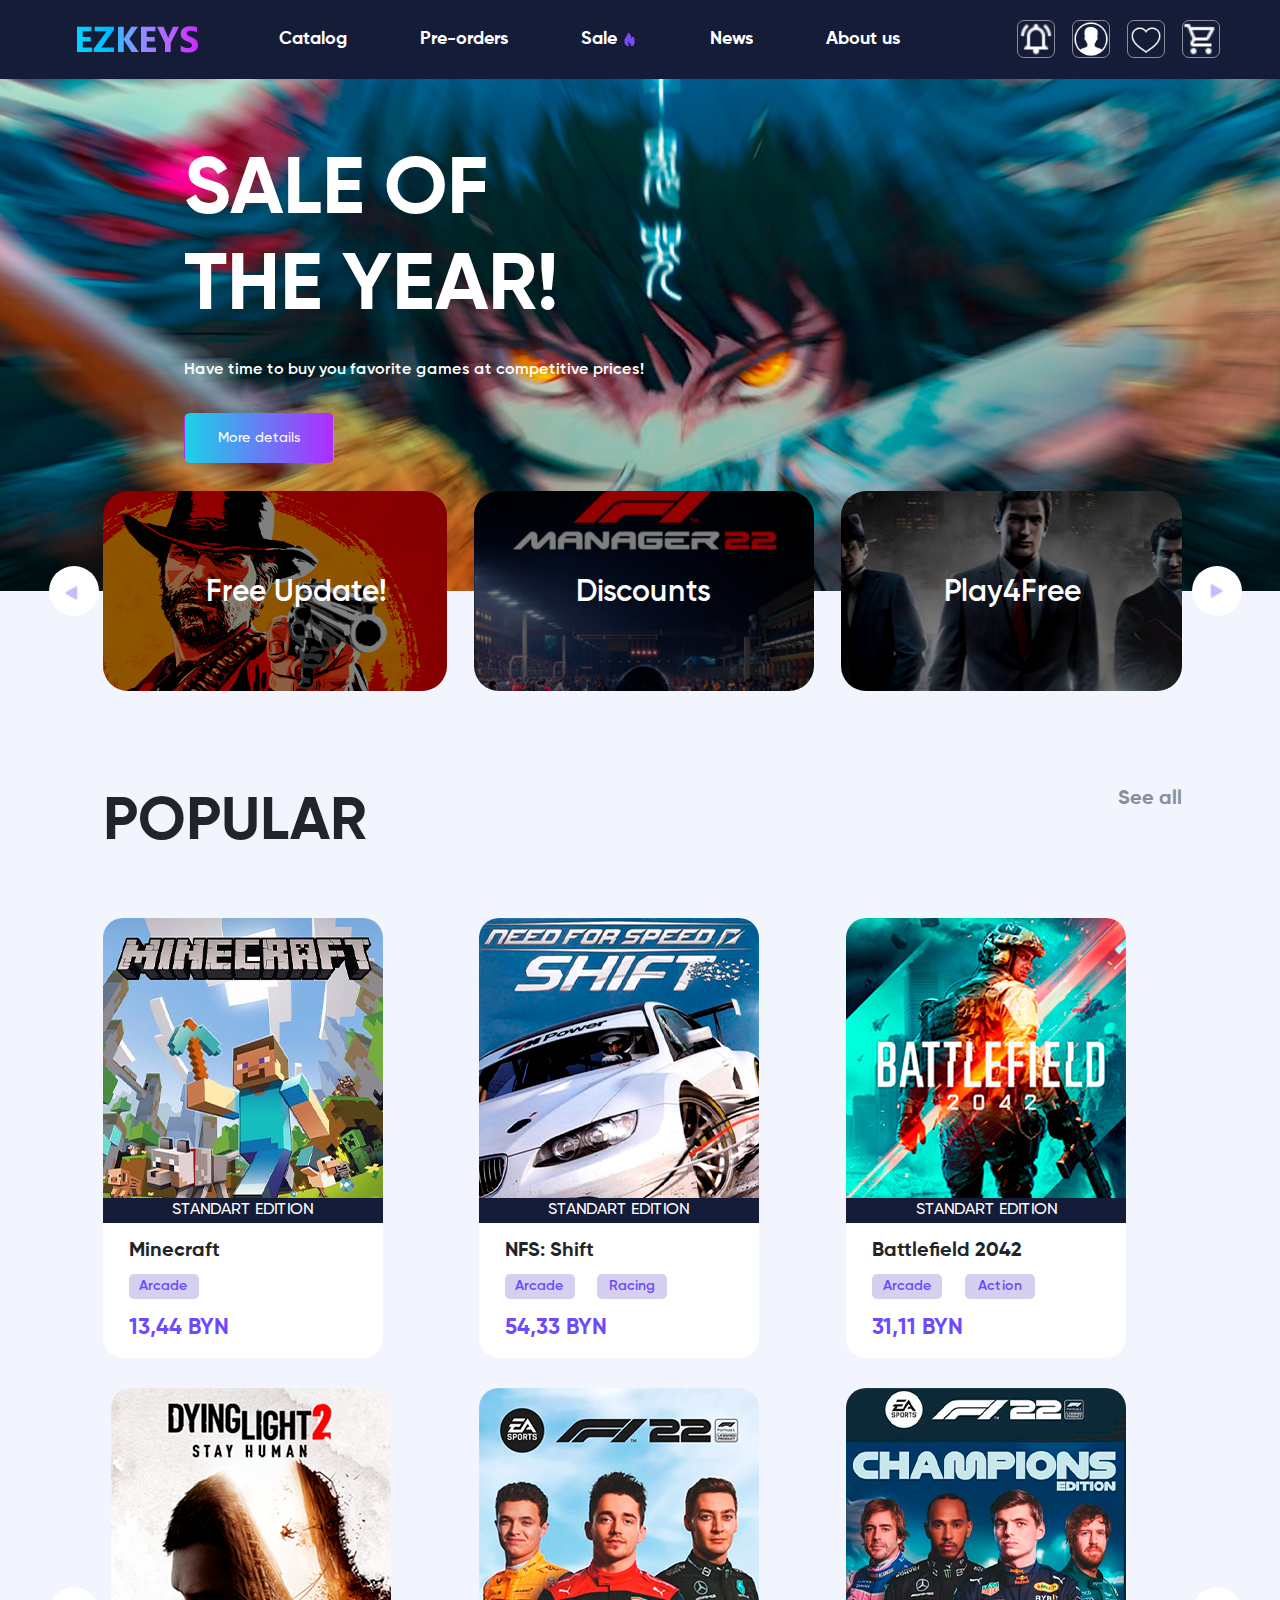
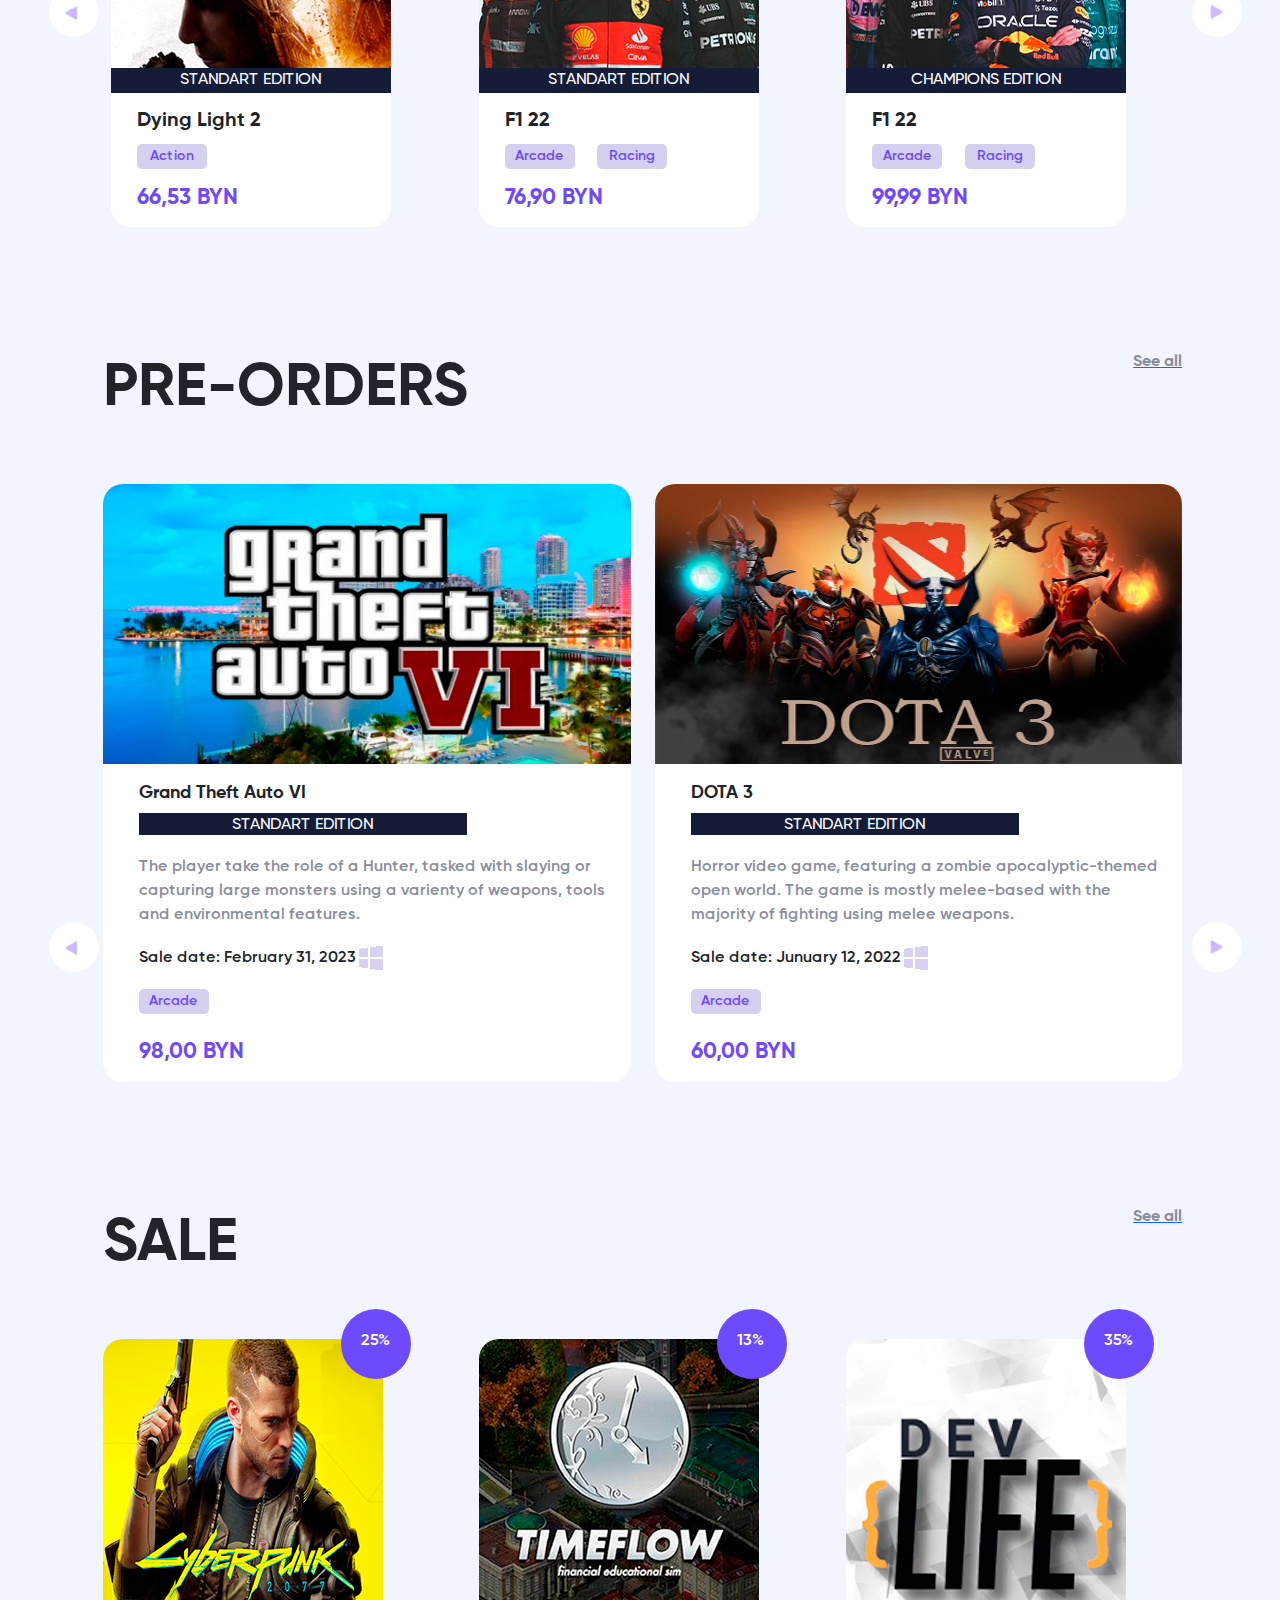
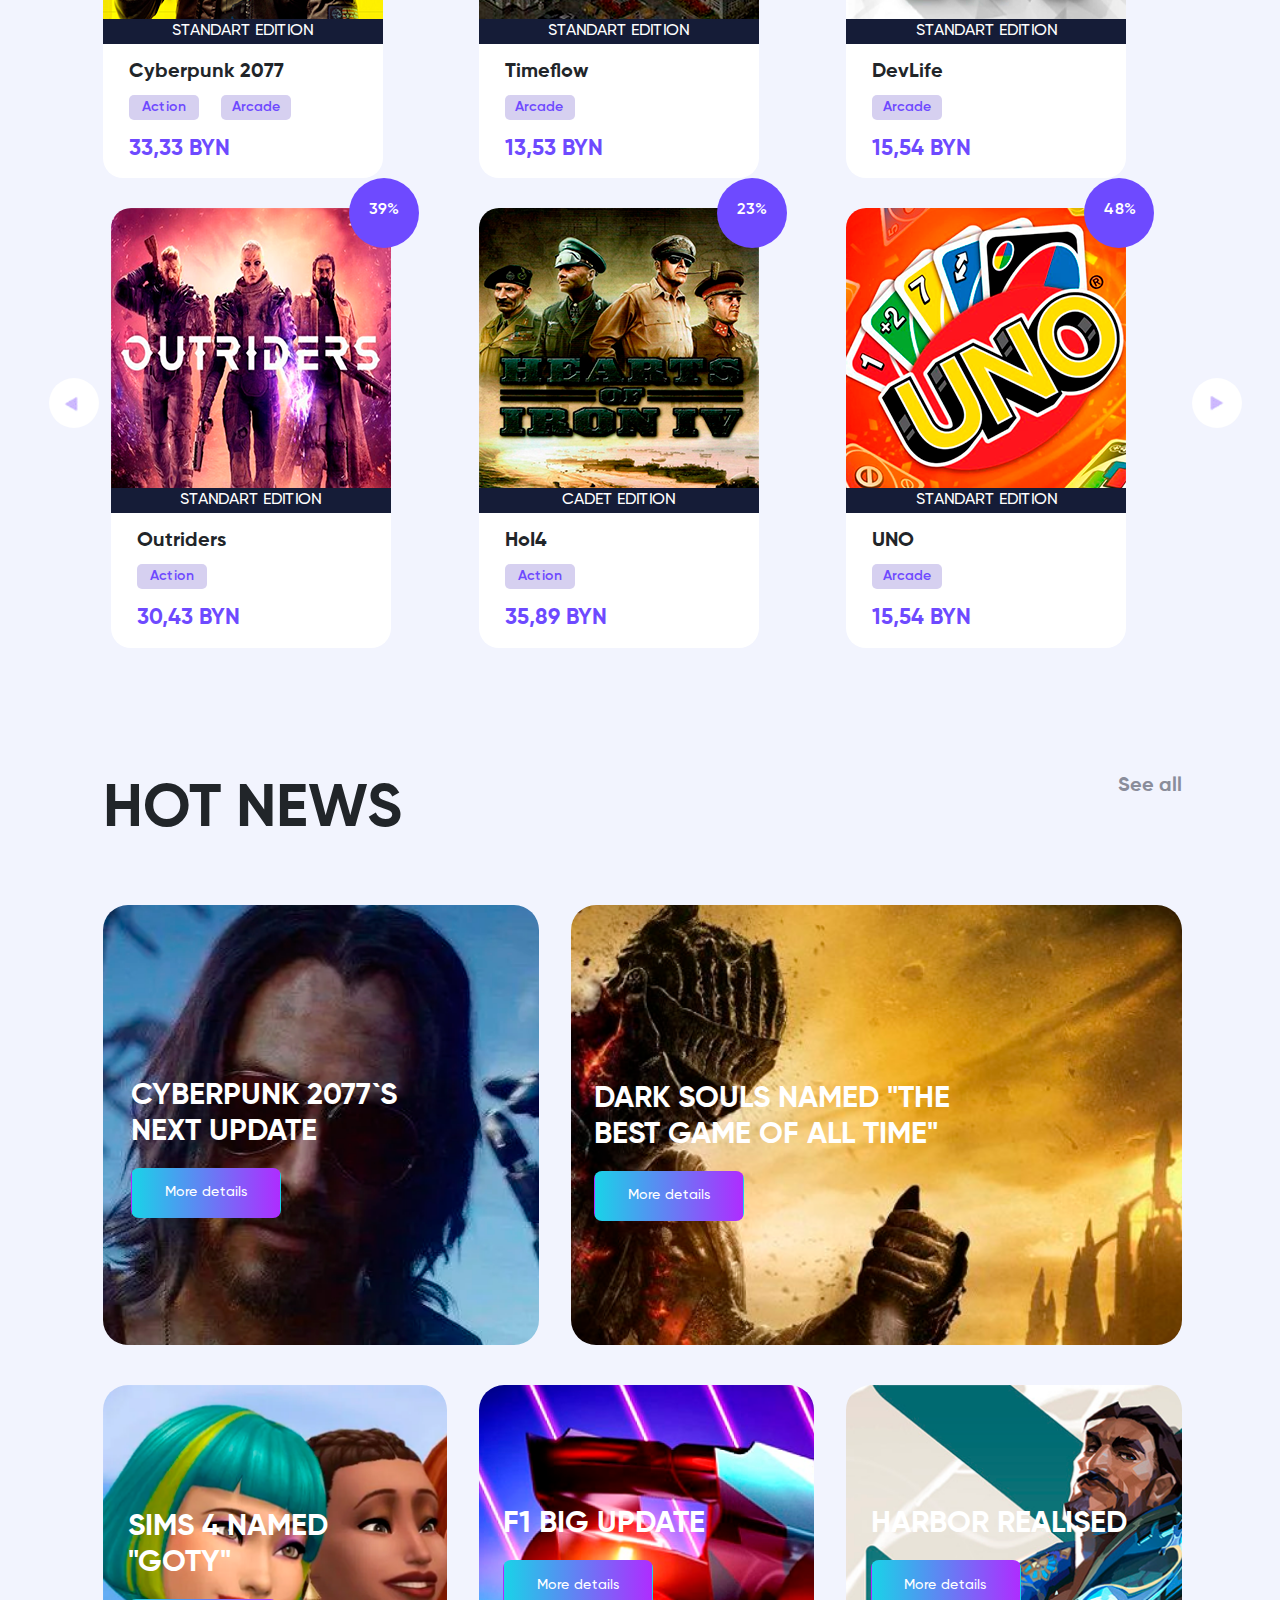
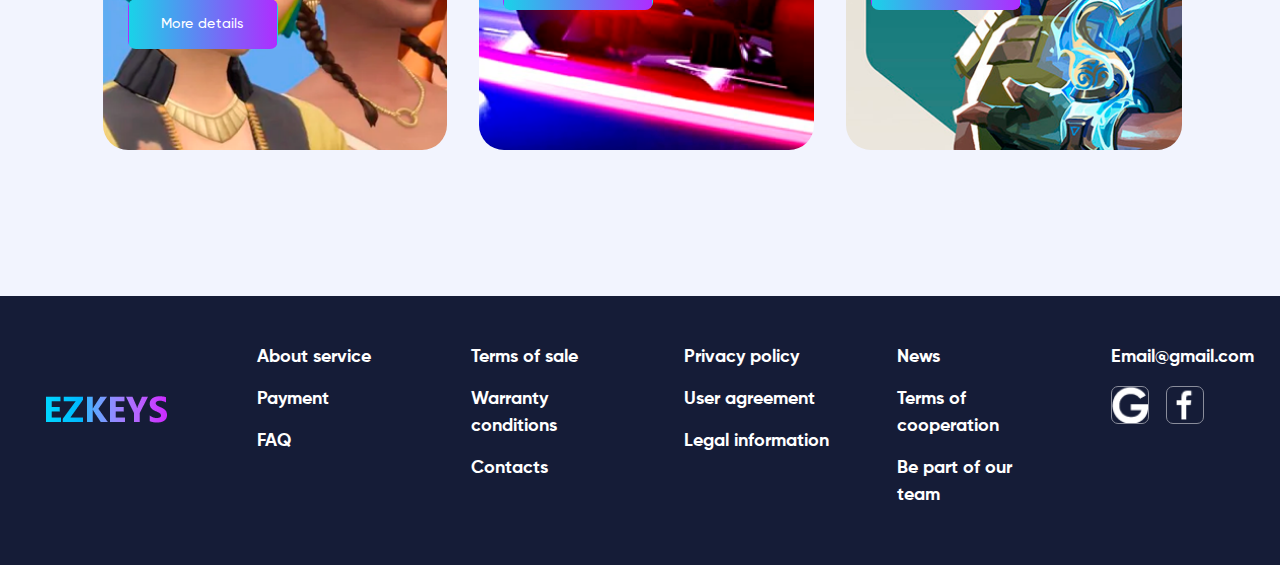
<file: index.html>
<!DOCTYPE html>
<html lang="en">
<head>
  <meta charset="UTF-8">
  <meta http-equiv="X-UA-Compatible" content="IE=edge">
  <meta name="viewport" content="width=device-width">
  <link rel="stylesheet" href="./css/index.css">
  <link rel="stylesheet" href="./bootstrap/bootstrap.css">
  <script src="./bootstrap/bootstrap.js"></script>
  <title>EZKeys</title>
<link rel="shortcut icon" href="./img/icon.png">    
</head>
<body style="background-color: rgb(242, 244, 254);">
  <header>
    <nav class="navbar navbar-expand-xl navbar-dark color-DMB">
      <div class="container-fluid">
        <a class="navbar-brand" href="./index.html"><img src="./img/logo.png" alt="Full logo"></a>
        <button class="navbar-toggler " data-bs-toggle="collapse" data-bs-target="#collapse_target">
          <span class="navbar-toggler-icon text-right"></span>
        </button>
        <div class="collapse navbar-collapse" id="collapse_target">
          <ul class="navbar-nav" >
            <li class="nav-item ">
              <a class="nav-link text-white" href="./catalog.html">Catalog</a>
            </li>
            <li class="nav-item">
              <a class="nav-link text-white" href="./error.html">Pre-orders</a>
            </li>
            <li class="nav-item">
              <a class="nav-link text-white " href="./error.html">Sale<img src="./img/icons/fire.png" class="nav-fire" alt="fire icon"></a>
            </li>
            <li class="nav-item">
              <a class="nav-link text-white" href="./error.html">News</a>
            </li>
            <li class="nav-item">
              <a class="nav-link text-white" href="./error.html">About us</a>
            </li>
            <li class="nav-item">
              <form action="input" class="d-flex"  >
                <input type="search" id="my-content" class="from-control" style="border-color: #8A8d9b;">
              </form>
            </li>
            <li class="nav-item">
              <div class="dropdown">
                <button class="btn dropdown-toggle " id="language" type="button" data-bs-toggle="dropdown" >
                  <span style="font-family: 'Gilroy-bold';">Eng</span>
                </button>
                <ul class="dropdown-menu " >
                  <li><a class="dropdown-item" href="error.html" >Ru</a></li>
                </ul>
              </div>
            </li>
             <li class="nav-item">
              <div class="header-right">
                <a class="smallrentangle" href="./error.html" style="background-image: url(./img/icons/bell.png);"></a>
                <a class="smallrentangle" href="./error.html" style="background-image: url(./img/icons/account.png); "></a>
                <a class="smallrentangle" href="./error.html" style="background-image: url(./img/icons/favorite.png);"></a>
                <a class="smallrentangle" href="./cart.html" style="background-image: url(./img/icons/cart.png);"></a>
              </div>
            </li>
          </ul>
        </div>
      </div>
    </nav> 
  </header>
   <main>
    <div class="header_img" style="background-image: url(./img/covers/banner.png);">
    <div class="row" style="margin-left: 8%; margin-right: 8%; max-width: 84%; padding-top: 5%; padding-bottom: 10%;">
        <div class="col-xxl-4 col-lg-6 d-none d-md-block" style=" color: white; margin-left:6.5%;">
          <h1  style="padding-bottom: 15px; font-size: 80px;">SALE OF <br> THE YEAR!</h1>
          <p class="d-none d-md-block" style="font-size:16px; padding-bottom: 15px; ">Have time to buy you favorite games at competitive prices!</p>
          <button type="submit" class="btn btn-gradient text-white d-none d-lg-block" style="font-size: 14px; width: 150px; height: 50px;"><span>More details</span></button>
        </div>  
    </div>
    <div class="container-fluid d-block d-md-none text-white" style="background-color: #151c37; max-height: 40%; margin-top: 200px; margin-bottom: 100px;">
      <div class="row" style="margin-left: 8%; margin-right: 9%; max-width: 92%; padding-top: 3%; padding-bottom: 10%;">
        <div class="col-12">
          <h1 style="padding-bottom: 10px; font-size: 28px;">SALE OF THE YEAR!</h1>
          <p class="" style="font-size:14px; padding-bottom: 10px; ">Have time to buy you favorite games at competitive prices!</p>
          <button type="submit" class="btn btn-gradient text-white d-block d-lg-none" style="font-size: 14px; width: 150px; height: 50px; align-items: flex-end; display: flex;"><span>More details</span></button>
        </div>
      </div>
    </div>
    </div>
    <div class="container-fluid newblock">
      <div class="row " style=" margin-top: -100px; ">
        <div class="col-xxl-3 col-lg-4 col-md-6" >
          <div class="rentangle d-none d-md-block " style="background-image: url('./img/covers/rde_up.png'); ">
            <p class="rentanglep">Free Update!</p>
          </div>
        </div>
        <div class="col-xxl-3 col-lg-4 col-md-6 d-none d-md-block rentangleup">
          <div class="rentangle" style="background-image: url('./img/covers/f1_manager.png')  ;">
            <p class="rentanglep">Discounts</p>
          </div>
        </div>
        <div class="col-xxl-3 col-lg-4 d-none d-lg-block rentangleup">
          <div class="rentangle" style="background-image: url('./img/covers/mafia_up.png')  ;">
            <p class="rentanglep">Play4Free</p>
          </div>
        </div>
        <div class="col-xxl-3 d-none d-xxl-block rentangleup">
        <div class="rentangle" style="background-image: url('./img/covers/spider_up.png'); ">
          <p class="rentanglep">Discounts</p>
        </div>
        </div>
      </div>
    </div>
    <div class="circle_left d-none d-lg-block "></div>
    <div class="circle_right d-none d-lg-block "></div> 
    <div class="container-fluid newnameblock d-none d-sm-block">
        <div class="row ">
        <h1 class="col-6" style="font-size: 60px;">POPULAR</h1>
        <a class="col-6 d-none d-sm-block" href="./error.html"><h5  style="text-align: right; color: #8A8d9b; float: inline-end; ">See all</h5></a>
      </div>
      </div>
      <div class="container-fluid newnameblock d-block d-sm-none">
        <div class="row ">
        <h1 class="col-6" style="font-size: 48px;">POPULAR</h1>
        <a class="col-6 d-none d-sm-block" href="./error.html"><h6  style="text-align: right; color: #8A8d9b; float: inline-end;">See all</h6></a>
        </div>
      </div>
      <div class="container-fluid newblock">
        <div class="row" >
          <div class="col-xxl-2 col-md-4 col-sm-6">
          <div class="card" >
            <img class="card-img-top"   src="./img/covers/minecraft_2.png" alt="Minecraft_cover">
              <a href="./error.html"><button type="submit" class="btn btn-gradient btn-game text-white">More details</button></a>
            <div class="rentanglecardbig2 text-center"><span>STANDART EDITION</span></div>
              <div class="card-body">
              <h4 class="card-title game-name">Minecraft</h4>
              <p class="card-text">
                <div class="rentanglecard text-center">Arcade</div>
              </p>
              <h4 class="card-text price">13,44 BYN</h4>
              </div>
          </div>
          </div>
          <div class="col-xxl-2 col-md-4 col-sm-6 fullcard">
            <div class="card" >
              <img class="card-img-top"  src="./img/covers/nfs_shift.png" alt="NFS_cover">
              <a href="./error.html"><button type="submit" class="btn btn-gradient btn-game text-white">More details</button></a>
              <div class="rentanglecardbig2 text-center"><span>STANDART EDITION</span></div>
              <div class="card-body">
                <h4 class="card-title game-name">NFS: Shift</h4>
              <p class="card-text">
                <div class="row" >
                  <div class="col-4">
                    <div class="rentanglecard">Arcade</div>
                  </div>
                  <div class="col-4">
                    <div class="rentanglecard rentanglecard-second">Racing</div>
                  </div>
                </div>
              </p>
              <h4 class="card-text price">54,33 BYN</h4>
                </div>
            </div>
            </div>
            <div class="col-xxl-2 col-md-4 col-sm-6 fullcard">
              <div class="card" >
                <img class="card-img-top"  src="./img/covers/battlefield_2042.png" alt="battlefield_cover">
                <a href="./product.html"><button type="submit" class="btn btn-gradient btn-game text-white">More details</button></a>
                <div class="rentanglecardbig2 text-center"><span>STANDART EDITION</span></div>
                <div class="card-body">
                    <h4 class="card-title game-name game-battlefield">Battlefield 2042</h4>
                    <p class="card-title game-name game-battlefield-sm">Battlefield...</p>
                    <p class="card-text">
                      <div class="row" >
                        <div class="col-4">
                          <div class="rentanglecard">Arcade</div>
                        </div>
                        <div class="col-4">
                          <div class="rentanglecard rentanglecard-second">Action</div>
                        </div>
                      </div>
                    </p>
                    <h4 class="card-text price">31,11 BYN</h4>
                  </div>
              </div>
              </div>
              <div class="col-xxl-2 col-md-4 col-sm-6 fullcard">
                <div class="card" >
                  <img class="card-img-top" src="./img/covers/dl_2.png" alt="dl2__cover">
                  <a href="./error.html"><button type="submit" class="btn btn-gradient btn-game text-white">More details</button></a>
                  <div class="rentanglecardbig2 text-center"><span>STANDART EDITION</span></div>
                  <div class="card-body">
                      <h4 class="card-title game-name">Dying Light 2</h4>
                      <p class="card-text">
                        <div class="rentanglecard">Action</div>
                      </p>
                      <h4 class="card-text price">66,53 BYN</h4>
                    </div>
                </div>
                </div>
                <div class="col-xxl-2 col-md-4 col-sm-6 fullcard">
                  <div class="card">
                    <img class="card-img-top"  src="./img/covers/f122_se.png" alt="f1se_cover">
                    <a href="./error.html"><button type="submit" class="btn btn-gradient btn-game text-white">More details</button></a>
                    <div class="rentanglecardbig2 text-center"><span>STANDART EDITION</span></div>
                    <div class="card-body">
                        <h4 class="card-title game-name">F1 22</h4>
                        <p class="card-text">
                          <div class="row" >
                            <div class="col-4">
                              <div class="rentanglecard">Arcade</div>
                            </div>
                            <div class="col-4">
                              <div class="rentanglecard rentanglecard-second">Racing</div>
                            </div>
                          </div>
                        </p>
                        <h4 class="card-text price">76,90 BYN</h4>
                      </div>
                  </div>
                  </div>
                  <div class="col-xxl-2 col-md-4 col-sm-6 fullcard">
                    <div class="card" >
                      <img class="card-img-top"  src="./img/covers/f122_ce.png" alt="f1ce_cover">
                      <a href="./error.html"><button type="submit" class="btn btn-gradient btn-game text-white">More details</button></a>
                      <div class="rentanglecardbig2 text-center"><span>CHAMPIONS EDITION</span></div>
                      <div class="card-body">
                          <h4 class="card-title game-name">F1 22</h4>
                          <p class="card-text">
                            <div class="row" >
                              <div class="col-4">
                                <div class="rentanglecard">Arcade</div>
                              </div>
                              <div class="col-4">
                                <div class="rentanglecard rentanglecard-second">Racing</div>
                              </div>
                            </div>
                          </p>
                        <h4 class="card-text price">99,99 BYN</h4>
                      </div>
                  </div>
              </div>
        </div>
      </div>
      <button class="circle_left d-none d-lg-block"  style="margin-top: -270px;"></button>
      <button class="circle_right d-none d-lg-block" style="margin-top: -270px;"></button>
      <div class="container-fluid newnameblock d-none d-sm-block">
        <div class="row">
        <h1 class="col-6" style="font-size: 60px;">PRE-ORDERS</h1>
        <a class="col-6 d-none d-sm-block" href="./error.html"><h6  style="text-align: right; color: #8A8d9b ">See all</h6></a>
      </div>
      </div>
      <div class="container-fluid newnameblock d-block d-sm-none">
        <div class="row">
        <h1 class="col-6" style="font-size: 50px;">PRE-ORDERS</h1>
        <a class="col-6 d-none d-sm-block" href="./error.html"><h6  style="text-align: right; color: #8A8d9b ">See all</h6></a>
      </div>
      </div>
      <div class="container-fluid newblock first-pe">      
        <div class="row">
        <div class="col-md-6 ">
          <div class="card" style="border-radius: 20px;">
            <div class="card-horizontal">
                <div class="img-square-wrapper ">
                    <img class="card-img" src="./img/covers/gta_6.png" alt="gta6_cover" >
                </div>
                <div class="card-body card-body-horizontal">
                  <span class="card-title">Grand Theft Auto VI</span>
                  <div class="rentanglecardbig text-center">STANDART EDITION</div>
                    <p class="card-text card-text-horizontal" >The player take the role of a Hunter, tasked with slaying or capturing large monsters using a varienty of weapons, tools and environmental features.</p>
                    <p class="card-text card-text-date">Sale date: Junuary 12, 2023<img src="./img/icons/windows.png" alt="windows"></p>
                    <div class="rentanglecard-horizontal text-center">Arcade</div>
                    <h4 class="card-text price">30,00 BYN</h4>
                </div>
            </div>
        </div>
        </div>
        <div class="col-md-6 ">
          <div class="card" style="border-radius: 20px;">
            <div class="card-horizontal">
              <div class="img-square-wrapper ">
                  <img class="card-img" src="./img/covers/dota3.png" alt="dota3_cover" >
              </div>
              <div class="card-body card-body-horizontal">
                  <span class="card-title">DOTA 3</span>
                  <div class="rentanglecardbig text-center">STANDART EDITION</div>
                  <p class="card-text card-text-horizontal" >Horror video game, featuring a zombie apocalyptic-themed open world. The game is mostly melee-based with the majority of fighting using melee weapons.</p>
                  <p class="card-text card-text-date">Sale date: February 31, 2023<img src="./img/icons/windows.png" alt="windows"></p>
                  <div class="rentanglecard-horizontal text-center">Arcade</div>
                  <h4 class="card-text price">30,00 BYN</h4>
                </div>
          </div>
        </div>
        </div>
      </div>
      </div>
    <div class="container-fluid newblock second-pe">      
        <div class="row">
          <div class="col-sm-6 ">
            <div class="card" >
              <img class="card-img-top"  src="./img/covers/gta_6.png" alt="gta6_cover">
                <div class="card-body card-body-horizontal">
                  <span class="card-title">Grand Theft Auto VI</span>
                  <div class="rentanglecardbig text-center">STANDART EDITION</div>
                    <p class="card-text card-text-horizontal" >The player take the role of a Hunter, tasked with slaying or capturing large monsters using a varienty of weapons, tools and environmental features.</p>
                    <p class="card-text card-text-date">Sale date: February 31, 2023<img src="./img/icons/windows.png" alt="windows"></p>
                    <div class="rentanglecard-horizontal">Arcade</div>
                    <h4 class="card-text price">98,00 BYN</h4>
                </div>
            </div>
            </div>
            <div class="col-sm-6 ">
              <div class="card" >
                <img class="card-img-top"  src="./img/covers/dota3_full.png" alt="dota3_cover">
                <div class="card-body card-body-horizontal">
                  <span class="card-title">DOTA 3</span>
                  <div class="rentanglecardbig text-center">STANDART EDITION</div>
                  <p class="card-text card-text-horizontal" >Horror video game, featuring a zombie apocalyptic-themed open world. The game is mostly melee-based with the majority of fighting using melee weapons.</p>
                  <p class="card-text card-text-date">Sale date: Junuary 12, 2022<img src="./img/icons/windows.png" alt="windows"></p>
                  <div class="rentanglecard-horizontal">Arcade</div>
                  <h4 class="card-text price">60,00 BYN</h4>
                </div>
            </div>
        </div>
        </div>
      </div>
      <div class="circle_left d-none d-lg-block" style="margin-top: -190px;"></div>
      <div class="circle_right d-none d-lg-block" style="margin-top: -190px;"></div>

      <div class="container-fluid newnameblock d-none d-sm-block">
        <div class="row">
        <h1 class="col-6" style="font-size: 60px;">SALE</h1>
        <a class="col-6 d-none d-sm-block" href="./error.html"><h6  style="text-align: right; color: #8A8d9b;">See all</h6></a>
      </div>
      </div>
      <div class="container-fluid newnameblock d-block d-sm-none">
        <div class="row">
        <h1 class="col-6" style="font-size: 50px;">SALE</h1>
        <a class="col-6 d-none d-sm-block" href="./error.html"><h6  style="text-align: right; color: #8A8d9b;">See all</h6></a>
      </div>
      </div>
      <div class="container-fluid newblock">
        <div class="row">
          <div class="col-xxl-2 col-md-4 col-sm-6">
            <div class="card" >
              <img class="card-img-top"  src="./img/covers/cover_2077.png" alt="Cyberpunk2077_cover">
              <a href="./error.html"><button type="submit" class="btn btn-gradient btn-game text-white">More details</button></a>
              <div class="circle"><span style="margin-left: 20px; margin-top: 20px;">25%<span></span></div>
              <div class="rentanglecardbig2 text-center">STANDART EDITION</div>
              <div class="card-body">
                <h4 class="card-title game-name game-battlefield">Cyberpunk 2077</h4>
                <p class="card-title game-name game-battlefield-sm">Cyberpunk...</p>
                  <p class="card-text">
                    <div class="row" >
                      <div class="col-4">
                        <div class="rentanglecard">Action</div>
                      </div>
                      <div class="col-4">
                        <div class="rentanglecard rentanglecard-second">Arcade</div>
                      </div>
                    </div>
                  </p>
                  <div class="row">
                  <h4 class="card-text col-7 price">33,33 BYN</h4>
                  <p class="card-text col-5 sale">48,00 BYN</p>
                </div>
                </div>
            </div>
            </div>
            <div class="col-xxl-2 col-md-4 col-sm-6 fullcard">
              <div class="card" >
                <img class="card-img-top"  src="./img/covers/timeflow.png" alt="timeflow_cover">
                <a href="./error.html"><button type="submit" class="btn btn-gradient btn-game text-white">More details</button></a>
              <div class="circle"><span style="margin-left: 20px; margin-top: 20px;">13%<span></span></div>
                <div class="rentanglecardbig2 text-center">STANDART EDITION</div>
                <div class="card-body">
                    <h4 class="card-title game-name">Timeflow</h4>
                    <p class="card-text">
                          <div class="rentanglecard text-center">Arcade</div>
                    </p>
                    <div class="row">
                      <h4 class="card-text col-7 price">13,53 BYN</h4>
                      <p class="card-text col-5 sale">23,53 BYN</p>
                    </div>
                  </div>
              </div>
              </div>
              <div class="col-xxl-2 col-md-4 col-sm-6 fullcard">
                <div class="card" >
                  <img class="card-img-top"  src="./img/covers/devlife.png" alt="devlife_cover">
                  <a href="./error.html"><button type="submit" class="btn btn-gradient btn-game text-white">More details</button></a>
                  <div class="circle"><span style="margin-left: 20px; margin-top: 20px;">35%<span></span></div>
                  <div class="rentanglecardbig2 text-center">STANDART EDITION</div>
                  <div class="card-body">
                      <h4 class="card-title game-name">DevLife</h4>
                      <p class="card-text">
                            <div class="rentanglecard text-center">Arcade</div>
                      </p>
                      <div class="row">
                        <h4 class="card-text col-7 price">15,54 BYN</h4>
                        <p class="card-text col-5 sale">25,00 BYN</p>
                      </div>
                    </div>
                </div>
                </div>
                <div class="col-xxl-2 col-md-4 col-sm-6 fullcard">
                  <div class="card" >
                    <img class="card-img-top"  src="./img/covers/outriders.png" alt="outriders_cover">
                    <a href="./error.html"><button type="submit" class="btn btn-gradient btn-game text-white">More details</button></a>
                    <div class="circle"><span style="margin-left: 20px; margin-top: 20px;">39%<span></span></div>
                    <div class="rentanglecardbig2 text-center">STANDART EDITION</div>
                    <div class="card-body">
                        <h4 class="card-title game-name">Outriders</h4>
                        <p class="card-text">
                              <div class="rentanglecard text-center">Action</div>
                        </p>
                        <div class="row">
                          <h4 class="card-text col-7 price">30,43 BYN</h4>
                          <p class="card-text col-5 sale">54,00 BYN</p>
                        </div>
                      </div>
                  </div>
                  </div>
                  <div class="col-xxl-2 col-md-4 col-sm-6 fullcard">
                    <div class="card" >
                      <img class="card-img-top"  src="./img/covers/hoi4.png" alt="hoi4_cover">
                      <a href="./error.html"><button type="submit" class="btn btn-gradient btn-game text-white">More details</button></a>
                      <div class="circle"><span style="margin-left: 20px; margin-top: 20px;">23%<span></span></div>
                      <div class="rentanglecardbig2 text-center"><span>CADET EDITION</span></div>
                      <div class="card-body">
                          <h4 class="card-title game-name">HoI4</h4>
                          <p class="card-text">
                                <div class="rentanglecard text-center">Action</div>
                          </p>
                          <div class="row">
                            <h4 class="card-text col-7 price">35,89 BYN</h4>
                            <p class="card-text col-5 sale">40,00 BYN</p>
                          </div>
                        </div>
                    </div>
                    </div>
                    <div class="col-xxl-2 col-md-4 col-sm-6 fullcard">
                      <div class="card" >
                        <img class="card-img-top"  src="./img/covers/uno.png" alt="uno_cover">
                        <a href="./error.html"><button type="submit" class="btn btn-gradient btn-game text-white">More details</button></a>
                        <div class="circle"><span style="margin-left: 20px; margin-top: 20px;">48%<span></span></div>
                        <div class="rentanglecardbig2 text-center"><span>STANDART EDITION</span></div>
                        <div class="card-body">
                            <h4 class="card-title game-name">UNO</h4>
                            <p class="card-text">
                                  <div class="rentanglecard text-center">Arcade</div>
                            </p>
                            <div class="row">
                              <h4 class="card-text col-7 price">15,54 BYN</h4>
                              <p class="card-text col-5 sale">30,00 BYN</p>
                            </div>
                          </div>
                      </div>
                      </div>
        </div>
      </div>
      <div class="circle_left d-none d-lg-block" style="margin-top: -300px;"></div>
      <div class="circle_right d-none d-lg-block" style="margin-top: -300px;"></div>
      
      <div class="container-fluid newnameblock d-none d-sm-block">
        <div class="row " >
        <h1 class="col-6" style="font-size: 60px;">HOT NEWS</h1>
        <a class="col-6 d-none d-sm-block" href="./error.html"><h5  style="text-align: right; color: #8A8d9b; float: inline-end; ">See all</h5></a>
      </div>
      </div>
      <div class="container-fluid newnameblock d-block d-sm-none">
        <div class="row " >
        <h1 class="col-6" style="font-size: 50px;">HOT NEWS</h1>
        <a class="col-6 d-none d-sm-block" href="./error.html"><h5  style="text-align: right; color: #8A8d9b; float: inline-end; ">See all</h5></a>
      </div>
      </div>



    <div class="container-fluid newnewsblock">
        <div class="row" >
          <div class="col-xl-5">
            <div class="rentangle2" style="background-image: url('./img/covers/jonny_xl.png')  ;">
            <div class="container text-white d-none d-xl-block" style="max-width: 100%;">
              <h1 style="padding-top: 42%; margin-left: 4%; margin-right: 25%; font-size: 30px; font-size: 30px;">CYBERPUNK 2077`S NEXT UPDATE</h1>
              <button type="button" class="text-white btn btn-gradient btn-lg btn-news" style="font-size: 14px;  margin-left: 4%; margin-top: 10px;">More details</button>
            </div>
            <div class="container text-white d-block d-xl-none" style="max-width: 100%;">
              <h1 style="padding-top: 30%; margin-left: 4%; margin-right: 25%; font-size: 30px; font-size: 30px;">CYBERPUNK 2077`S NEXT UPDATE</h1>
              <button type="button" class="text-white btn btn-gradient btn-lg btn-news" style="font-size: 14px;  margin-left: 4%; margin-top: 10px;">More details</button>
            </div>
            </div>
            </div>
            <div class="col-xl-7" style="padding-left: 20px;">
            <div class="rentangle2" style="background-image: url('./img/covers/ds3_xl.png')  ;">
            <div class="container text-white d-none d-xl-block" style="max-width: 100%;">
              <h1 style="padding-top: 30%; margin-left: 2%; margin-right: 25%; font-size: 30px; font-size: 30px;">DARK SOULS NAMED "THE BEST GAME OF ALL TIME"</h1>
              <button type="button" class="text-white btn btn-gradient btn-lg btn-news" style="font-size: 14px;  margin-left: 2%; margin-top: 10px;">More details</button>
            </div>
            <div class="container text-white d-block d-xl-none" style="max-width: 100%;">
              <h1 style="padding-top: 26%; margin-left: 4%; margin-right: 25%; font-size: 30px; font-size: 30px;">DARK SOULS NAMED "THE BEST GAME OF ALL TIME"</h1>
              <button type="button" class="text-white btn btn-gradient btn-lg btn-news" style="font-size: 14px;  margin-left: 4%; margin-top: 10px;">More details</button>
            </div>
            </div>
            </div>
          </div>
        <div class="row "   >
          <div class="col-xl-4">
            <div class="rentangle4 " style="background-image: url('./img/covers/sims4_xl.png')  ;">
              <div class="container text-white d-none d-xl-block" style="max-width: 100%;">
                <h1 style="padding-top: 39%; margin-left: 4%; margin-right: 5%; font-size: 30px; font-size: 30px;">SIMS 4 NAMED "GOTY"</h1>
                <button type="button" class="text-white btn btn-gradient btn-lg btn-news" style="font-size: 14px;  margin-left: 4%; margin-top: 10px;">More details</button>
              </div>
              <div class="container text-white d-block d-xl-none" style="max-width: 100%;">
                <h1 style="padding-top: 24%; margin-left: 4%; margin-right: 5%; font-size: 30px; font-size: 30px;">SIMS 4 NAMED "GOTY"</h1>
                <button type="button" class="text-white btn btn-gradient btn-lg btn-news" style="font-size: 14px;  margin-left: 4%; margin-top: 10px;">More details</button>
              </div>
            </div>
          </div>
          <div class="col-xl-4" style="padding-left: 20px;">
            <div class="rentangle4" style="background-image: url('./img/covers/f1_manager_xl.png')  ;">
              <div class="container text-white d-none d-xl-block" style="max-width: 100%;">
                <h1 style="padding-top: 39%; margin-left: 4%; margin-right: 5%; font-size: 30px; font-size: 30px;">F1 BIG UPDATE</h1>
                <button type="button" class="text-white btn btn-gradient btn-lg btn-news" style="font-size: 14px;  margin-left: 4%; margin-top: 10px;">More details</button>
              </div>
              <div class="container text-white d-block d-xl-none" style="max-width: 100%;">
                <h1 style="padding-top: 24%; margin-left: 4%; margin-right: 5%; font-size: 30px; font-size: 30px;">F1 BIG UPDATE</h1>
                <button type="button" class="text-white btn btn-gradient btn-lg btn-news" style="font-size: 14px;  margin-left: 4%; margin-top: 10px;">More details</button>
              </div>
          
          </div>
        </div>
          <div class="col-xl-4" style="padding-left: 20px;">
            <div class="rentangle4" style="background-image: url('./img/covers/valorant_xl.png')  ;">
              <div class="container text-white d-none d-xl-block" style="max-width: 100%;">
                <h1 style="padding-top: 39%; margin-left: 4%; margin-right: 5%; font-size: 30px; font-size: 30px;">HARBOR REALISED</h1>
                <button type="button" class="text-white btn btn-gradient btn-lg btn-news" style="font-size: 14px;  margin-left: 4%; margin-top: 10px;">More details</button>
              </div>
              <div class="container text-white d-block d-xl-none" style="max-width: 100%;">
                <h1 style="padding-top: 24%; margin-left: 4%; margin-right: 5%; font-size: 30px; font-size: 30px;">HARBOR REALISED</h1>
                <button type="button" class="text-white btn btn-gradient btn-lg btn-news" style="font-size: 14px;  margin-left: 4%; margin-top: 10px;">More details</button>
              </div>
        </div>
        </div>
        </div>
      </div>

      <div class="header_img d-none d-xxl-block" style="background-image: url(./img/covers/banner.png);">
      <div class="row" style="margin-left: 7.1%; margin-right: 2%; max-width: 88.2%; padding-top: 8%; padding-bottom: 8%;">
        <div class="col-4"></div>
        <div class="col-4"></div>
        <div class="col-4" style=" color: white; padding-left: 20px;">
          <h1 style="padding-bottom: 20px; font-size: 60px; ">SUBSCRIBE</h1>
          <p style="font-size: 18px; padding-bottom: 35px;">Subscribe to out new newsletter and keep up to date with the latest events of the gaming world and our promotions!</p>
          <form class="form-inline" style=" display: flex; flex-flow: row wrap; ">
            <div class="form-group col-10" style="display:inline; ">
              <input type="text" class="form-control" id="inputPassword2" placeholder="Email" style="width: 365px; height: 45px;">
            </div>
            <button type="submit" class="btn btn-gradient text-white col-2" style="margin-left: -15%; font-size: 14px; width: 120px; height: 45px;">Send</button>
          </form>
        </div>
    </div>
    </div> 
   </main>


   <footer class="d-block d-sm-none">
    <div class="container-fluid color-DMB" style="max-width: 100%; padding-bottom: 40px;">
      <div class="row text-center" >
        <div class="col-xl-2  col-md-4 col-sm-6 ">
          <img src="./img/logo.png" alt="logo_footer" style="margin-top: 100px; margin-left: 30px;">
        </div>
        <div class="col-xl-2  col-md-4 col-sm-6 mt-5">
          <ul>
            <li><a class="nav-item nav-link" href="./error.html" style="color: white; margin-bottom: 15px;">About service</a></li>
            <li><a class="nav-item nav-link" href="./error.html" style="color: white; margin-bottom: 15px;">Payment</a></li>
            <li><a class="nav-item nav-link" href="./error.html" style="color: white; margin-bottom: 15px;">FAQ</a></li>
          </ul>
        </div>
        <div class="col-xl-2  col-md-4 col-sm-6 mt-5 ">
          <ul>
            <li><a class="nav-item nav-link" href="./error.html" style="color: white; margin-bottom: 15px;">Terms of sale</a></li>
            <li><a class="nav-item nav-link" href="./error.html" style="color: white; margin-bottom: 15px;">Warranty conditions</a></li>
            <li><a class="nav-item nav-link" href="./error.html" style="color: white; margin-bottom: 15px;">Contacts</a></li>
            </ul>
        </div>
        <div class="col-xl-2  col-md-4 col-sm-6 mt-5">
          <ul>
          <li><a class="nav-item nav-link" href="#" style="color: white; margin-bottom: 15px;">Privacy policy</a></li>
          <li><a class="nav-item nav-link" href="#" style="color: white; margin-bottom: 15px;">User agreement</a></li>
          <li><a class="nav-item nav-link" href="#" style="color: white; margin-bottom: 15px;">Legal information</a></li>
            </ul>
        </div>
        <div class="col-xl-2  col-md-4 col-sm-6 mt-5">
          <ul>
            <li><a class="nav-item nav-link" href="#" style="color: white; margin-bottom: 15px;">News</a></li>
            <li><a class="nav-item nav-link" href="#" style="color: white; margin-bottom: 15px;">Terms of cooperation</a></li>
            <li><a class="nav-item nav-link" href="#" style="color: white; margin-bottom: 15px;">Be part of our team</a></li>
          </ul>
        </div>
        <div class="col-xl-2  col-md-4 col-sm-6 mt-5">
          <ul>
                  <li><a class="nav-item nav-link text-white" style="margin-bottom: 15px;" href="mailto:email@gmail.com">Email@gmail.com</a></li>
                  <li><a class="smallrentangle d-none d-sm-block" id="first" href="#" style="float: left; background-image: url(./img/icons/G.png);" ></a></li>
                  <li><a class="smallrentangle d-none d-sm-block" id="second" href="#" style="float: left; background-image: url(./img/icons/f.png); "></a></li>
                  <li><a class="smallrentangle d-none d-sm-block" id="third" href="#" style="float: left; background-image: url(./img/icons/t.png);"></a></li>
                  <li><a class="smallrentangle d-none d-sm-block" id="fourth" href="#" style="float: left; background-image: url(./img/icons/vk.png);"></a></li>
            </ul>
        </div>
      </div>
    </div>
   </footer>

   <footer class="d-none d-sm-block">
    <div class="container-fluid color-DMB" style="max-width: 100%; padding-bottom: 40px;">
      <div class="row text-center" >
        <div class="col-xl-2  col-md-4 col-sm-6 ">
          <img src="./img/logo.png" alt="logo_footer" style="margin-top: 100px;">
        </div>
        <div class="col-xl-2  col-md-4 col-sm-6 mt-5">
          <ul style=" text-align: left;">
            <li><a class="nav-item nav-link" href="./error.html" style="color: white; margin-bottom: 15px;">About service</a></li>
            <li><a class="nav-item nav-link" href="./error.html" style="color: white; margin-bottom: 15px;">Payment</a></li>
            <li><a class="nav-item nav-link" href="./error.html" style="color: white; margin-bottom: 15px;">FAQ</a></li>
          </ul>
        </div>
        <div class="col-xl-2  col-md-4 col-sm-6 mt-5 ">
          <ul style="text-align: left;">
            <li><a class="nav-item nav-link" href="./error.html" style="color: white; margin-bottom: 15px;">Terms of sale</a></li>
            <li><a class="nav-item nav-link" href="./error.html" style="color: white; margin-bottom: 15px;">Warranty conditions</a></li>
            <li><a class="nav-item nav-link" href="./error.html" style="color: white; margin-bottom: 15px;">Contacts</a></li>
            </ul>
        </div>
        <div class="col-xl-2  col-md-4 col-sm-6 mt-5">
          <ul style="text-align: left;">
          <li><a class="nav-item nav-link" href="./error.html" style="color: white; margin-bottom: 15px;">Privacy policy</a></li>
          <li><a class="nav-item nav-link" href="./error.html" style="color: white; margin-bottom: 15px;">User agreement</a></li>
          <li><a class="nav-item nav-link" href="./error.html" style="color: white; margin-bottom: 15px;">Legal information</a></li>
            </ul>
        </div>
        <div class="col-xl-2  col-md-4 col-sm-6 mt-5">
          <ul style="text-align: left;">
            <li><a class="nav-item nav-link" href="./error.html" style="color: white; margin-bottom: 15px;">News</a></li>
            <li><a class="nav-item nav-link" href="./error.html" style="color: white; margin-bottom: 15px;">Terms of cooperation</a></li>
            <li><a class="nav-item nav-link" href="./error.html" style="color: white; margin-bottom: 15px;">Be part of our team</a></li>
          </ul>
        </div>
        <div class="col-xl-2  col-md-4 col-sm-6 mt-5">
          <ul style="text-align: left;">
                  <li><a class="nav-item nav-link text-white" style="margin-bottom: 15px; " href="mailto:email@gmail.com">Email@gmail.com</a></li>
                  <li><a class="smallrentangle" id="first" href="./error.html" style="float: left; background-image: url(./img/icons/G.png); margin-left: 0px;" ></a></li>
                  <li><a class="smallrentangle" id="second" href="./error.html" style="float: left; background-image: url(./img/icons/f.png); "></a></li>
                  <li><a class="smallrentangle" id="third" href="./error.html" style="float: left; background-image: url(./img/icons/t.png);"></a></li>
                  <li><a class="smallrentangle" id="fourth" href="./error.html" style="float: left; background-image: url(./img/icons/vk.png);"></a></li>
            </ul>
        </div>
      </div>
    </div>
   </footer>
   <script src="https://cdn.jsdelivr.net/npm/bootstrap@5.2.3/dist/js/bootstrap.bundle.min.js" integrity="sha384-kenU1KFdBIe4zVF0s0G1M5b4hcpxyD9F7jL+jjXkk+Q2h455rYXK/7HAuoJl+0I4" crossorigin="anonymous"></script>
  </body>
</html>
</file>
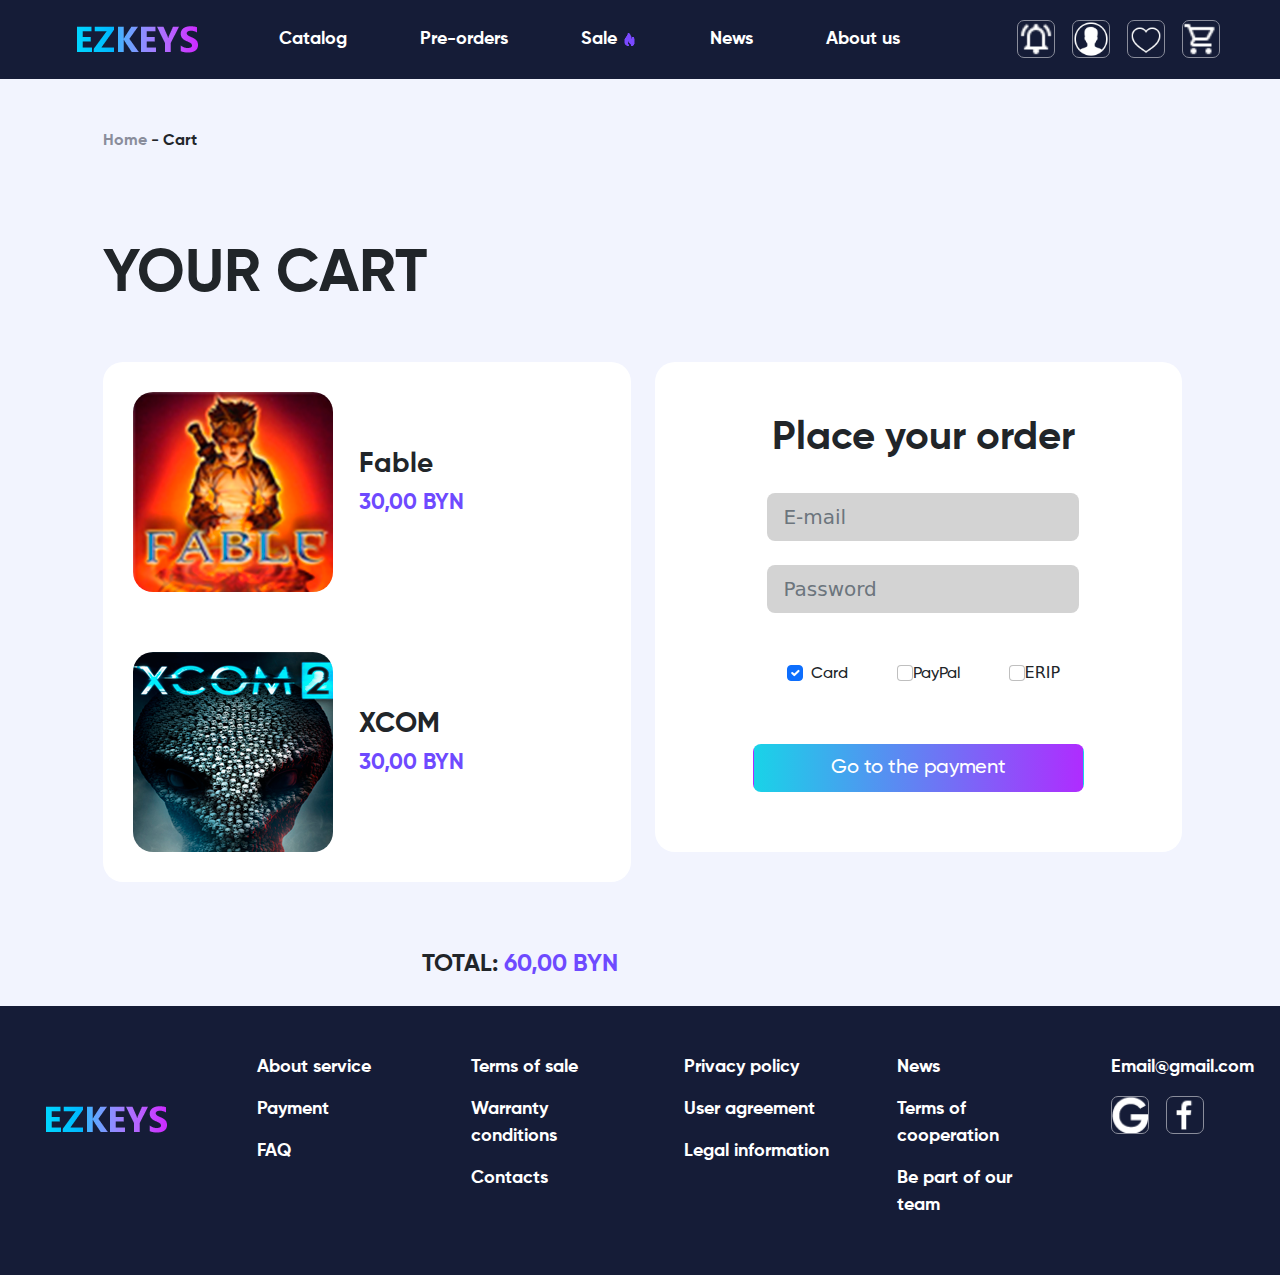
<file: cart.html>
<!DOCTYPE html>
<html lang="en">
<head>
    <meta charset="UTF-8">
    <meta http-equiv="X-UA-Compatible" content="IE=edge">
    <meta name="viewport" content="width=device-width">
    <link rel="stylesheet" href="./css/index.css">
    <link rel="stylesheet" href="./fonts/Gilroy-Medium.ttf">
    <link rel="stylesheet" href="./bootstrap/bootstrap.css">
    <script src="./bootstrap/bootstrap.js"></script>
    <title>Cart</title>
    <link rel="shortcut icon" href="./img/icon.png">    
</head>
<body style="background-color: rgb(242, 244, 254);">
  <header>
    <nav class="navbar navbar-expand-xl navbar-dark color-DMB">
      <div class="container-fluid">
        <a class="navbar-brand" href="./index.html"><img src="./img/logo.png" alt="Full logo"></a>
        <button class="navbar-toggler " data-bs-toggle="collapse" data-bs-target="#collapse_target">
          <span class="navbar-toggler-icon text-right"></span>
        </button>
        <div class="collapse navbar-collapse" id="collapse_target">
          <ul class="navbar-nav" >
            <li class="nav-item ">
              <a class="nav-link text-white" href="./catalog.html">Catalog</a>
            </li>
            <li class="nav-item">
              <a class="nav-link text-white" href="./error.html">Pre-orders</a>
            </li>
            <li class="nav-item">
              <a class="nav-link text-white " href="./error.html">Sale<img src="./img/icons/fire.png" class="nav-fire" alt="fire icon"></a>
            </li>
            <li class="nav-item">
              <a class="nav-link text-white" href="./error.html">News</a>
            </li>
            <li class="nav-item">
              <a class="nav-link text-white" href="./error.html">About us</a>
            </li>
            <li class="nav-item">
              <form action="input" class="d-flex"  >
                <input type="search" id="my-content" class="from-control" style="border-color: #8A8d9b;">
              </form>
            </li>
            <li class="nav-item">
              <div class="dropdown">
                <button class="btn dropdown-toggle " id="language" type="button" data-bs-toggle="dropdown" >
                  Eng
                </button>
                <ul class="dropdown-menu " >
                  <li><a class="dropdown-item" href="error.html" >Ru</a></li>
                </ul>
              </div>
            </li>
             <li class="nav-item">
              <div class="header-right">
                <a class="smallrentangle" href="./error.html" style="background-image: url(./img/icons/bell.png);"></a>
                <a class="smallrentangle" href="./error.html" style="background-image: url(./img/icons/account.png); "></a>
                <a class="smallrentangle" href="./error.html" style="background-image: url(./img/icons/favorite.png);"></a>
                <a class="smallrentangle" href="./cart.html" style="background-image: url(./img/icons/cart.png);"></a>
              </div>
            </li>
          </ul>
        </div>
      </div>
    </nav> 
  </header>
<main>
  <div class="container-fluid newnameblock" style="margin-top: 50px;">
    <div class="row">
    <p class="col-12 "><a href="./index.html" style="text-decoration: none; color: #8A8d9b">Home</a> - <a>Cart</b></a></p>
    </div>
    <div class="row d-none d-sm-block">
    <h1 class="col-xl-6 col-1" style="font-size: 60px; margin-top: 70px;">YOUR CART</h1>
  </div>
  <div class="row d-block d-sm-none">
    <h1 class="col-xl-6 col-1" style="font-size: 50px; margin-top: 70px;">YOUR CART</h1>
  </div>
  </div>
      
      <div class="container-fluid newblock" style="margin-bottom: 100px;">     
        <div class="row" >
            <div class="col-xl-6 mb-4 ">
                <div class="bg-white" style="border-radius: 20px; ">
                <div class="row">
                    <div class="col-12 " >
                        <div class="card" style="border: 0px; margin-left: 30px; margin-top: 30px; ">
                            <div class="card-horizontal">
                              <div class="img-square-wrapper">
                                  <img class="d-none d-sm-block" src="./img/covers/fable_cart.png" alt="Card image cap" style="border-radius: 20px;">
                                  <img class="d-block d-sm-none" src="./img/covers/fable_cart_sm.png" alt="Card image cap" style="border-radius: 20px; ">
                              </div>    
                              <div class="card-body cartcard" >
                                  <h3 class="card-title">Fable</h3>
                                  <h4 class="card-text price">30,00 <span class="cartbyn">BYN</span></h4>
                                </div>
                            </div>
                        </div> 
                    </div>
                    <div class="col-12" >
                        <div class="card" style="border: 0px; margin-left: 30px; margin-top: 30px; margin-bottom: 30px;">
                            <div class="card-horizontal">
                              <div class="img-square-wrapper">
                                  <img class="d-none d-sm-block"  src="./img/covers/xcom-cart.png" alt="Card image cap" style="border-radius: 20px; ">
                                  <img class="d-block d-sm-none" id="cartimg" src="./img/covers/xcom-cart_sm.png" alt="Card image cap" style="border-radius: 20px; ">
                              </div>
                              <div class="card-body cartcard" >
                                  <h3 class="card-title">XCOM</h3>
                                  <h4 class="card-text price">30,00 <span class="cartbyn">BYN</span></h4>
                                </div>
                            </div>
                        </div>
                    </div>
                </div>
              </div>
              </div>
              <div class="col-xl-6 ">
                <div class="bg-white text-center" style="border-radius: 20px; height: 490px;" >
                  <div class="row d-flex justify-content-center align-items-center">
                        <div class="card-body p-5 text-center">
                            <h1 class="mt-1" style="margin-bottom: 7%;">Place your order</h1>
                            <div class="form-outline form-white mb-4">
                              <input type="email" id="typeEmailX" placeholder="E-mail" class="form-control form-control-lg" style="width: 70%; margin-left: 15%; border: 0px; background-color: lightgray;"/>
                            </div>
                            
                            <div class="form-outline form-white mb-5">
                              <input type="password" id="typePasswordX" placeholder="Password" class="form-control form-control-lg" style="width: 70%; margin-left: 15%; border: 0px; background-color: lightgray;" />
                            </div>
                            <div class="col d-flex justify-content-center">
                              <div class="form-check d-none d-sm-block" >
                                <input class="form-check-input" type="checkbox" value="" id="form2Example31"  checked />
                                <label class="form-check-label" for="form2Example31" style="font-family: 'Gilroy-Medium'" >Card</label>
                              </div>
                              <div class="form-check d-none d-sm-block" >
                                <input class="form-check-input" type="checkbox" value="" id="form2Example31" style="margin-left: 25px"/>
                                <label class="form-check-label" for="form2Example31" style="font-family: 'Gilroy-Medium'">PayPal</label>
                              </div>
                              <div class="form-check d-none d-sm-block" >
                                <input class="form-check-input" type="checkbox" value="" id="form2Example31" style="margin-left: 25px" />
                                <label class="form-check-label" for="form2Example31" >ERIP</label>
                              </div>
                            </div>
                              <ul class="d-block d-sm-none justify-content-center">
                                <li>
                                  <div class="form-check " >
                                    <input class="form-check-input" type="checkbox" value="" id="form2Example31"  checked />
                                    <label class="form-check-label" for="form2Example31" >Card</label>
                                  </div>
                                </li>
                                <li>
                                  <div class="form-check " >
                                    <input class="form-check-input" type="checkbox" value="" id="form2Example31"/>
                                    <label class="form-check-label" for="form2Example31">PayPal</label>
                                  </div>
                                </li>
                                <li>
                                  <div class="form-check " >
                                    <input class="form-check-input" type="checkbox" value="" id="form2Example31"/>
                                    <label class="form-check-label" for="form2Example31">ERIP</label>
                                  </div>
                                </li>
                              </ul>
                            </div>
                            <button class="btn btn-gradient btn-lg mt-2 text-white d-none d-sm-block" type="submit" style="width: 60%;">Go to the payment</button>
                            <button class="btn btn-gradient btn-lg mt-2 text-white d-block d-sm-none" type="submit" style="width: 60%; font-size: 14px;">Go to the payment</button>             
                          </div>
              
              
                        </div>
                    </div>
              </div>
              </div>
              <div class="row">
                <div class="col-6 d-none d-xl-block" style="text-align: right; ">
                  <h4 style="margin-right: 10px; margin-top: -9%;">TOTAL: <span style="color: #6E4AFF; font-size: 24px;">60,00 BYN</span></h4>
                </div>
                <div class="col-6"></div>

              </div>
        </div>
    </div>
</main>
<footer class="d-block d-sm-none">
  <div class="container-fluid color-DMB" style="max-width: 100%; padding-bottom: 40px;">
    <div class="row text-center" >
      <div class="col-xl-2  col-md-4 col-sm-6 ">
        <img src="./img/logo.png" alt="logo_footer" style="margin-top: 100px; margin-left: 30px;">
      </div>
      <div class="col-xl-2  col-md-4 col-sm-6 mt-5">
        <ul>
          <li><a class="nav-item nav-link" href="./error.html" style="color: white; margin-bottom: 15px;">About service</a></li>
          <li><a class="nav-item nav-link" href="./error.html" style="color: white; margin-bottom: 15px;">Payment</a></li>
          <li><a class="nav-item nav-link" href="./error.html" style="color: white; margin-bottom: 15px;">FAQ</a></li>
        </ul>
      </div>
      <div class="col-xl-2  col-md-4 col-sm-6 mt-5 ">
        <ul>
          <li><a class="nav-item nav-link" href="./error.html" style="color: white; margin-bottom: 15px;">Terms of sale</a></li>
          <li><a class="nav-item nav-link" href="./error.html" style="color: white; margin-bottom: 15px;">Warranty conditions</a></li>
          <li><a class="nav-item nav-link" href="./error.html" style="color: white; margin-bottom: 15px;">Contacts</a></li>
          </ul>
      </div>
      <div class="col-xl-2  col-md-4 col-sm-6 mt-5">
        <ul>
        <li><a class="nav-item nav-link" href="#" style="color: white; margin-bottom: 15px;">Privacy policy</a></li>
        <li><a class="nav-item nav-link" href="#" style="color: white; margin-bottom: 15px;">User agreement</a></li>
        <li><a class="nav-item nav-link" href="#" style="color: white; margin-bottom: 15px;">Legal information</a></li>
          </ul>
      </div>
      <div class="col-xl-2  col-md-4 col-sm-6 mt-5">
        <ul>
          <li><a class="nav-item nav-link" href="#" style="color: white; margin-bottom: 15px;">News</a></li>
          <li><a class="nav-item nav-link" href="#" style="color: white; margin-bottom: 15px;">Terms of cooperation</a></li>
          <li><a class="nav-item nav-link" href="#" style="color: white; margin-bottom: 15px;">Be part of our team</a></li>
        </ul>
      </div>
      <div class="col-xl-2  col-md-4 col-sm-6 mt-5">
        <ul>
                <li><a class="nav-item nav-link text-white" style="margin-bottom: 15px;" href="mailto:email@gmail.com">Email@gmail.com</a></li>
                <li><a class="smallrentangle d-none d-sm-block" id="first" href="#" style="float: left; background-image: url(./img/icons/G.png);" ></a></li>
                <li><a class="smallrentangle d-none d-sm-block" id="second" href="#" style="float: left; background-image: url(./img/icons/f.png); "></a></li>
                <li><a class="smallrentangle d-none d-sm-block" id="third" href="#" style="float: left; background-image: url(./img/icons/t.png);"></a></li>
                <li><a class="smallrentangle d-none d-sm-block" id="fourth" href="#" style="float: left; background-image: url(./img/icons/vk.png);"></a></li>
          </ul>
      </div>
    </div>
  </div>
 </footer>
 <footer class="d-none d-sm-block">
  <div class="container-fluid color-DMB" style="max-width: 100%; padding-bottom: 40px;">
    <div class="row text-center" >
      <div class="col-xl-2  col-md-4 col-sm-6 ">
        <img src="./img/logo.png" alt="logo_footer" style="margin-top: 100px;">
      </div>
      <div class="col-xl-2  col-md-4 col-sm-6 mt-5">
        <ul style=" text-align: left;">
          <li><a class="nav-item nav-link" href="./error.html" style="color: white; margin-bottom: 15px;">About service</a></li>
          <li><a class="nav-item nav-link" href="./error.html" style="color: white; margin-bottom: 15px;">Payment</a></li>
          <li><a class="nav-item nav-link" href="./error.html" style="color: white; margin-bottom: 15px;">FAQ</a></li>
        </ul>
      </div>
      <div class="col-xl-2  col-md-4 col-sm-6 mt-5 ">
        <ul style="text-align: left;">
          <li><a class="nav-item nav-link" href="./error.html" style="color: white; margin-bottom: 15px;">Terms of sale</a></li>
          <li><a class="nav-item nav-link" href="./error.html" style="color: white; margin-bottom: 15px;">Warranty conditions</a></li>
          <li><a class="nav-item nav-link" href="./error.html" style="color: white; margin-bottom: 15px;">Contacts</a></li>
          </ul>
      </div>
      <div class="col-xl-2  col-md-4 col-sm-6 mt-5">
        <ul style="text-align: left;">
        <li><a class="nav-item nav-link" href="./error.html" style="color: white; margin-bottom: 15px;">Privacy policy</a></li>
        <li><a class="nav-item nav-link" href="./error.html" style="color: white; margin-bottom: 15px;">User agreement</a></li>
        <li><a class="nav-item nav-link" href="./error.html" style="color: white; margin-bottom: 15px;">Legal information</a></li>
          </ul>
      </div>
      <div class="col-xl-2  col-md-4 col-sm-6 mt-5">
        <ul style="text-align: left;">
          <li><a class="nav-item nav-link" href="./error.html" style="color: white; margin-bottom: 15px;">News</a></li>
          <li><a class="nav-item nav-link" href="./error.html" style="color: white; margin-bottom: 15px;">Terms of cooperation</a></li>
          <li><a class="nav-item nav-link" href="./error.html" style="color: white; margin-bottom: 15px;">Be part of our team</a></li>
        </ul>
      </div>
      <div class="col-xl-2  col-md-4 col-sm-6 mt-5">
        <ul style="text-align: left;">
                <li><a class="nav-item nav-link text-white" style="margin-bottom: 15px; " href="mailto:email@gmail.com">Email@gmail.com</a></li>
                <li><a class="smallrentangle" id="first" href="./error.html" style="float: left; background-image: url(./img/icons/G.png); margin-left: 0px;" ></a></li>
                <li><a class="smallrentangle" id="second" href="./error.html" style="float: left; background-image: url(./img/icons/f.png); "></a></li>
                <li><a class="smallrentangle" id="third" href="./error.html" style="float: left; background-image: url(./img/icons/t.png);"></a></li>
                <li><a class="smallrentangle" id="fourth" href="./error.html" style="float: left; background-image: url(./img/icons/vk.png);"></a></li>
          </ul>
      </div>
    </div>
  </div>
 </footer>
 <script src="https://cdn.jsdelivr.net/npm/bootstrap@5.2.3/dist/js/bootstrap.bundle.min.js" integrity="sha384-kenU1KFdBIe4zVF0s0G1M5b4hcpxyD9F7jL+jjXkk+Q2h455rYXK/7HAuoJl+0I4" crossorigin="anonymous"></script>
</body>
</html>
</file>
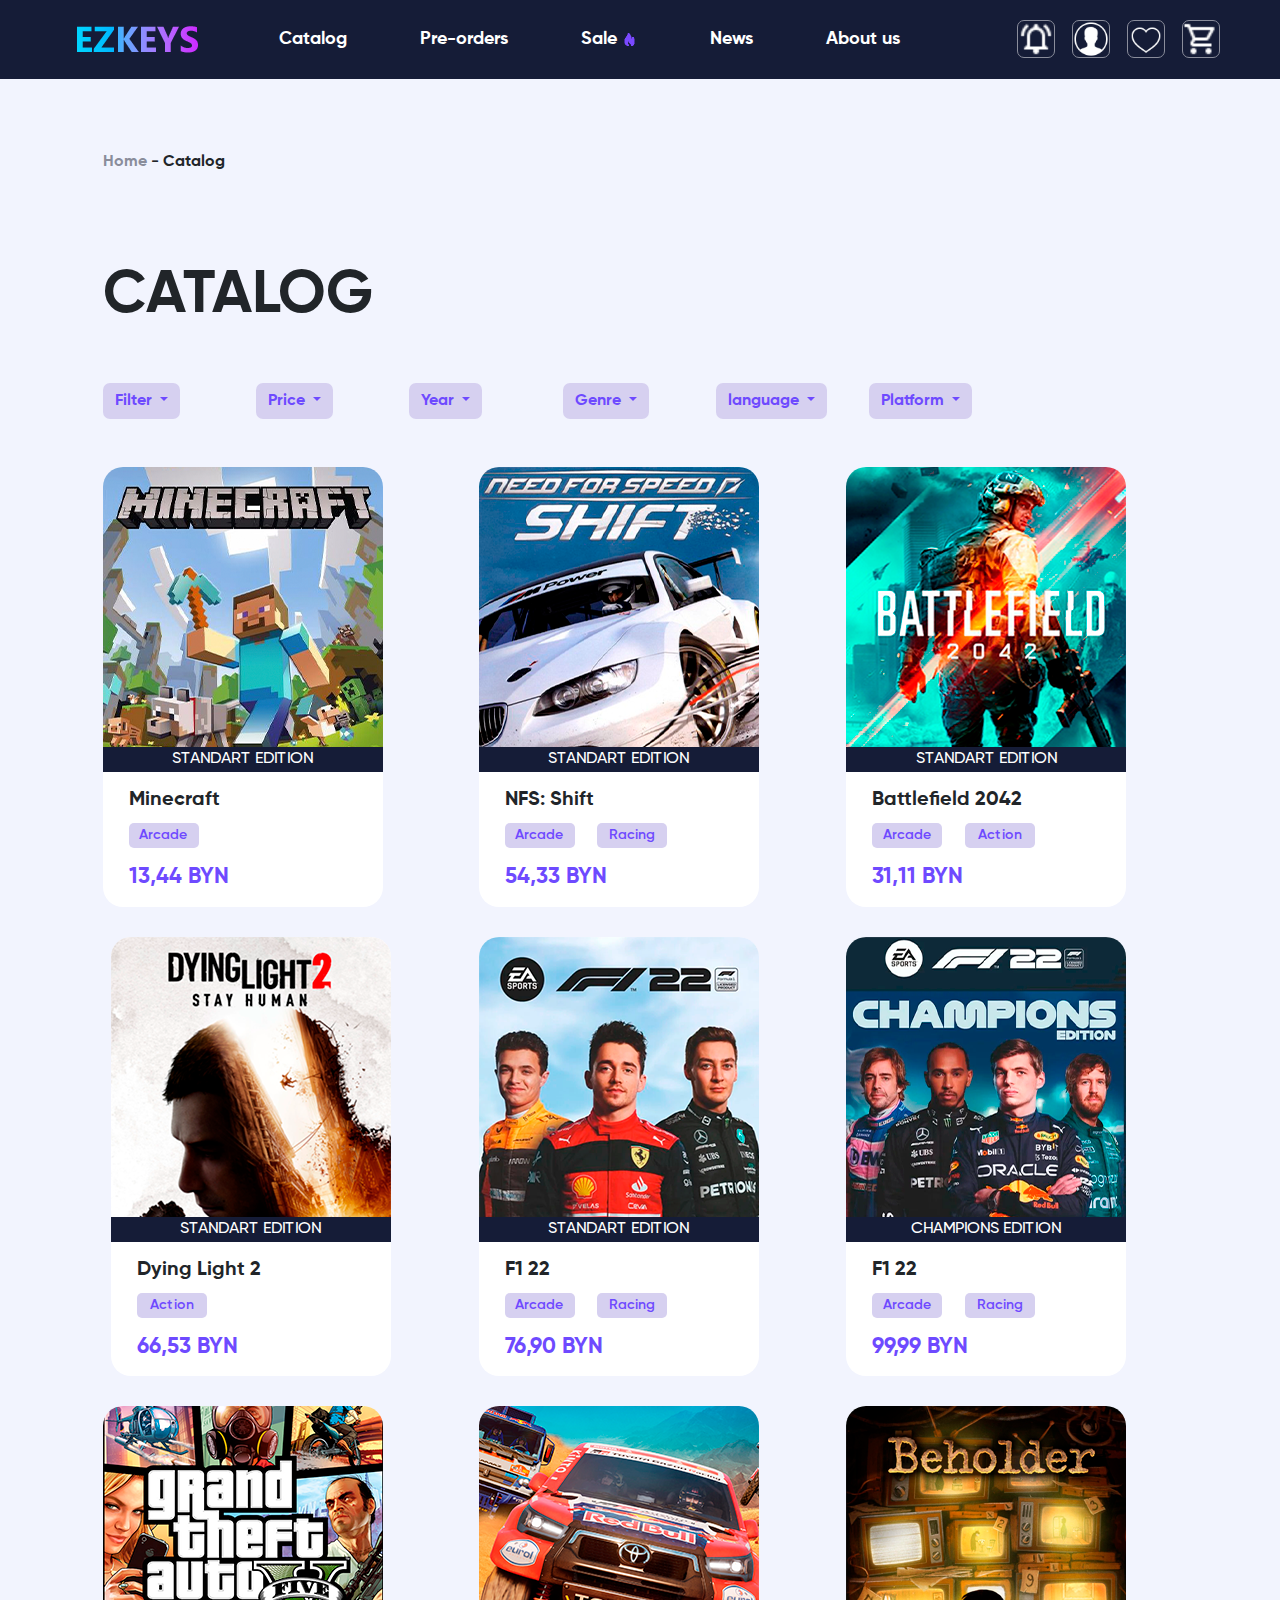
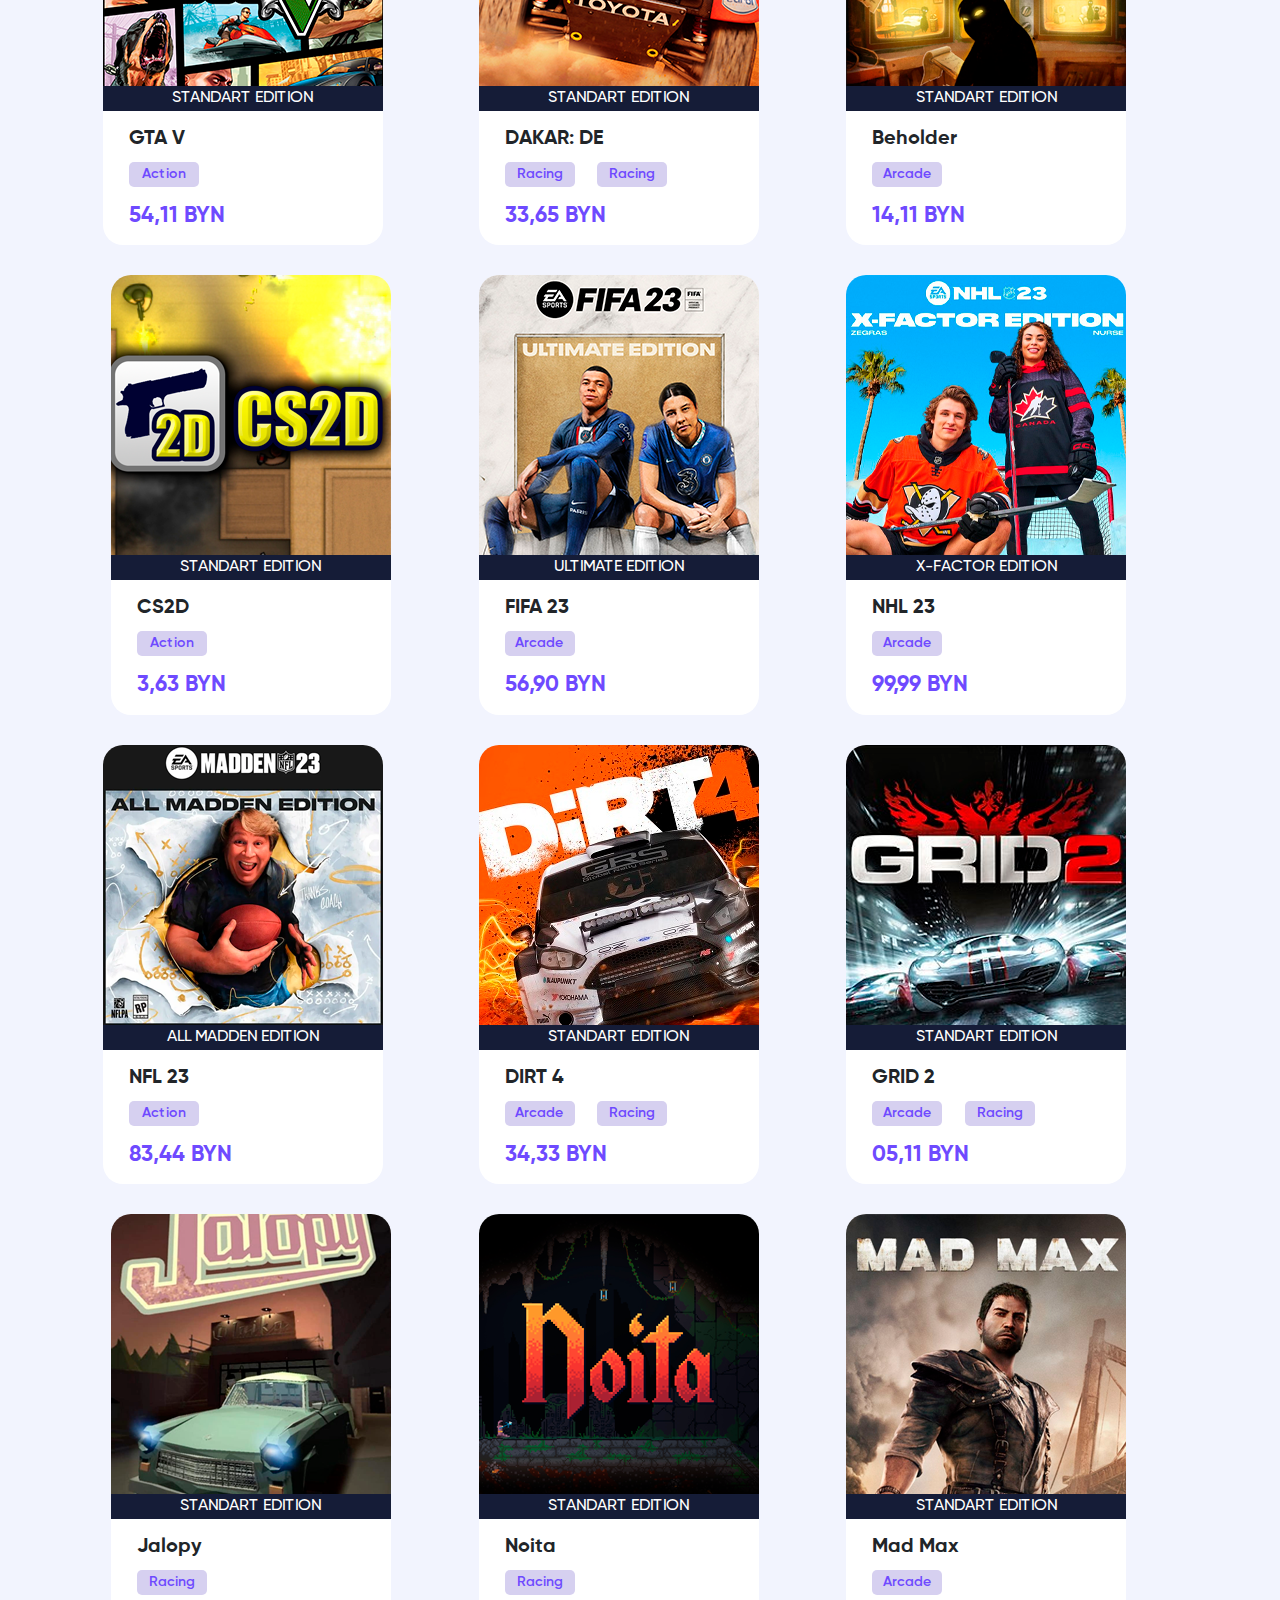
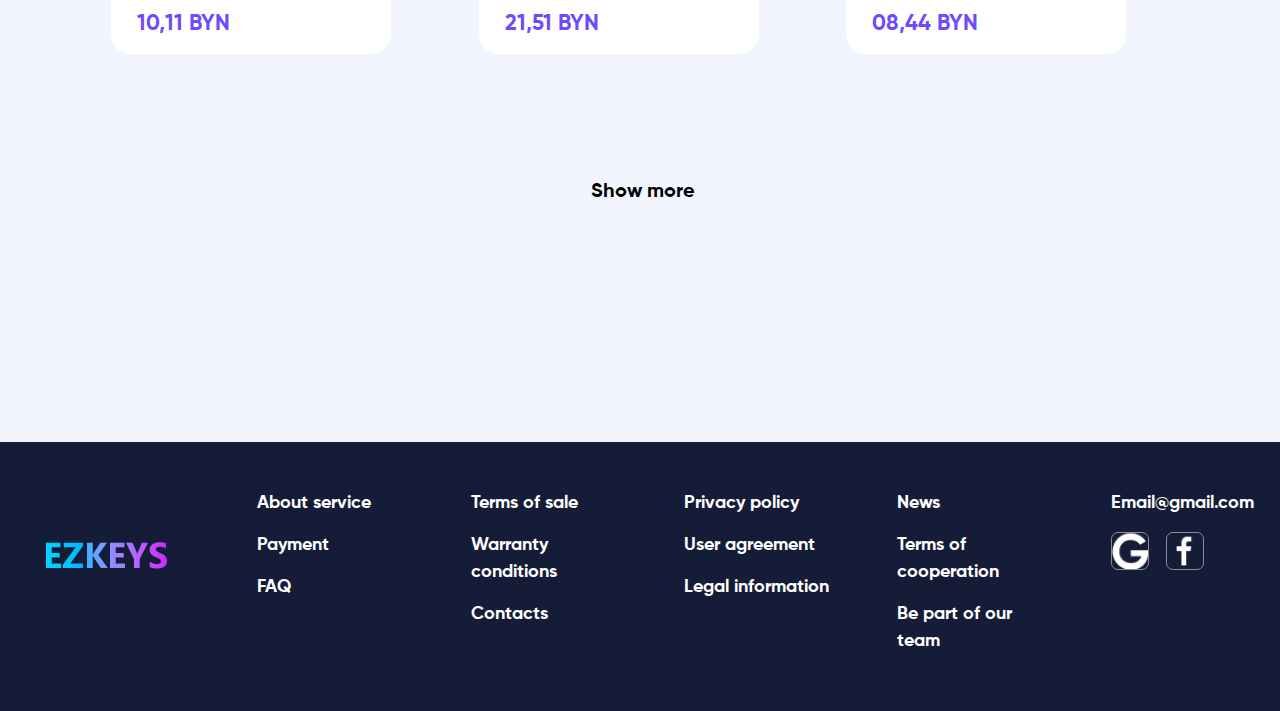
<file: catalog.html>
<!DOCTYPE html>
<html lang="en">
<head>
    <meta charset="UTF-8">
    <meta http-equiv="X-UA-Compatible" content="IE=edge">
    <meta name="viewport" content="width=device-width">
    <link rel="stylesheet" href="./css/catalog.css">
    <link rel="stylesheet" href="./css/index.css">
    <link rel="stylesheet" href="./bootstrap/bootstrap.css">
    <title>Catalog</title>
    <link rel="shortcut icon" href="./img/icon.png">    
</head>
<body style="background-color: rgb(242, 244, 254);">
  <header>
    <nav class="navbar navbar-expand-xl navbar-dark color-DMB">
      <div class="container-fluid">
        <a class="navbar-brand" href="./index.html"><img src="./img/logo.png" alt="Full logo"></a>
        <button class="navbar-toggler " data-bs-toggle="collapse" data-bs-target="#collapse_target">
          <span class="navbar-toggler-icon text-right"></span>
        </button>
        <div class="collapse navbar-collapse" id="collapse_target">
          <ul class="navbar-nav" >
            <li class="nav-item ">
              <a class="nav-link text-white" href="./catalog.html">Catalog</a>
            </li>
            <li class="nav-item">
              <a class="nav-link text-white" href="./error.html">Pre-orders</a>
            </li>
            <li class="nav-item">
              <a class="nav-link text-white " href="./error.html">Sale<img src="./img/icons/fire.png" class="nav-fire" alt="fire icon"></a>
            </li>
            <li class="nav-item">
              <a class="nav-link text-white" href="./error.html">News</a>
            </li>
            <li class="nav-item">
              <a class="nav-link text-white" href="./error.html">About us</a>
            </li>
            <li class="nav-item">
              <form action="input" class="d-flex"  >
                <input type="search" id="my-content" class="from-control" style="border-color: #8A8d9b;">
              </form>
            </li>
            <li class="nav-item">
              <div class="dropdown">
                <button class="btn dropdown-toggle" id="language" type="button" data-bs-toggle="dropdown" >
                  Eng
                </button>
                <ul class="dropdown-menu" >
                  <li><a class="dropdown-item" href="error.html" >Ru</a></li>
                </ul>
              </div>
            </li>
             <li class="nav-item">
              <div class="header-right">
                <a class="smallrentangle" href="./error.html" style="background-image: url(./img/icons/bell.png);"></a>
                <a class="smallrentangle" href="./error.html" style="background-image: url(./img/icons/account.png); "></a>
                <a class="smallrentangle" href="./error.html" style="background-image: url(./img/icons/favorite.png);"></a>
                <a class="smallrentangle" href="./cart.html" style="background-image: url(./img/icons/cart.png);"></a>
              </div>
            </li>
          </ul>
        </div>
      </div>
    </nav> 
  </header>
    <main style="margin-top: -25px;">
      <div class="container-fluid newnameblock">
        <div class="row">
        <p class="col-12 "><a href="./index.html" style="text-decoration: none; color: #8A8d9b">Home</a> - <a>Catalog</b></a></p>
        </div>
        <div class="row d-none d-sm-block">
        <h1 class="col-xl-6 col-1" style="font-size: 60px; margin-top: 70px;">CATALOG</h1>
      </div>
      <div class="row d-block d-sm-none">
        <h1 class="col-xl-6 col-1" style="font-size: 50px; margin-top: 70px;">CATALOG</h1>
      </div>
      </div>
      <div class="container-fluid newblock mb-5" >
        <div class="row">
        <div class="col-10">
        <div class="row full-drop">
          <div class="col">
            <div class="dropdown">
              <button class="btn dropdown-toggle dropdown-btn" type="button" data-bs-toggle="dropdown" aria-expanded="false" >
                Filter
              </button>
              <ul class="dropdown-menu">
                <li><a class="dropdown-item" href="#">By price</a></li>
                <li><a class="dropdown-item" href="#">By sells</a></li>
                <li><a class="dropdown-item" href="#">By date</a></li>
              </ul>
            </div>
          </div>
          <div class="col d-none d-sm-block">
            <div class="dropdown">
              <button class="btn dropdown-toggle dropdown-btn" type="button" data-bs-toggle="dropdown" aria-expanded="false" >
                Price
              </button>
              <ul class="dropdown-menu">
                <li><a class="dropdown-item" href="#">0 - 20 BYN</a></li>
                <li><a class="dropdown-item" href="#">20-50 BYN</a></li>
                <li><a class="dropdown-item" href="#">50+ BYN</a></li>
              </ul>
            </div>
          </div>
          <div class="col d-none d-sm-block">
            <div class="dropdown">
              <button class="btn dropdown-toggle dropdown-btn" type="button" data-bs-toggle="dropdown" aria-expanded="false" >
                 Year
              </button>
              <ul class="dropdown-menu">
                <li><a class="dropdown-item" href="#">2000-2007</a></li>
                <li><a class="dropdown-item" href="#">2008-2015</a></li>
                <li><a class="dropdown-item" href="#">2015+</a></li>
              </ul>
            </div>
          </div>
          <div class="col d-none d-sm-block">
            <div class="dropdown">
              <button class="btn dropdown-toggle dropdown-btn" type="button" data-bs-toggle="dropdown" aria-expanded="false" >
                Genre
              </button>
              <ul class="dropdown-menu">
                <li><a class="dropdown-item" href="#">Action</a></li>
                <li><a class="dropdown-item" href="#">Arcade</a></li>
                <li><a class="dropdown-item" href="#">Racing</a></li>
              </ul>
            </div>
          </div>
          <div class="col d-none d-md-block">
            <div class="dropdown">
              <button class="btn dropdown-toggle dropdown-btn" type="button" data-bs-toggle="dropdown" aria-expanded="false" >
                language
              </button>
              <ul class="dropdown-menu">
                <li><a class="dropdown-item" href="#">RU</a></li>
                <li><a class="dropdown-item" href="#">EN</a></li>
              </ul>
            </div>
          </div>
          <div class="col d-none d-xxl-block">
            <div class="dropdown">
              <button class="btn dropdown-toggle dropdown-btn" type="button" data-bs-toggle="dropdown" aria-expanded="false" >
                Rating
              </button>
              <ul class="dropdown-menu">
                <li><a class="dropdown-item" href="#">1\5</a></li>
                <li><a class="dropdown-item" href="#">2\5</a></li>
                <li><a class="dropdown-item" href="#">3\5</a></li>
                <li><a class="dropdown-item" href="#">4\5</a></li>
                <li><a class="dropdown-item" href="#">5\5</a></li>
              </ul>
            </div>
          </div>
          <div class="col d-none d-xxl-block">
            <div class="dropdown">
              <button class="btn dropdown-toggle dropdown-btn" type="button" data-bs-toggle="dropdown" aria-expanded="false" >
                Players
              </button>
              <ul class="dropdown-menu">
                <li><a class="dropdown-item" href="#">Single</a></li>
                <li><a class="dropdown-item" href="#">COOP</a></li>
              </ul>
            </div>
          </div>
          <div class="col d-none d-lg-block">
            <div class="dropdown">
              <button class="btn dropdown-toggle dropdown-btn" type="button" data-bs-toggle="dropdown" aria-expanded="false" >
                Platform
              </button>
              <ul class="dropdown-menu">
                <li><a class="dropdown-item" href="#">Steam</a></li>
                <li><a class="dropdown-item" href="#">EA</a></li>
                <li><a class="dropdown-item" href="#">EG</a></li>
                <li><a class="dropdown-item" href="#">Uplay</a></li>
              </ul>
            </div>
          </div>
        </div>
        
      </div>
      </div>
      </div>

      <div class="container-fluid newblock">
        <div class="row" >
          <div class="col-xxl-2 col-md-4 col-sm-6">
          <div class="card" >
            <img class="card-img-top"   src="./img/covers/minecraft_2.png" alt="Card image cap">
              <a href="./error.html"><button type="submit" class="btn btn-gradient btn-game text-white">More details</button></a>
            <div class="rentanglecardbig2 text-center"><span>STANDART EDITION</span></div>
              <div class="card-body">
              <h4 class="card-title game-name">Minecraft</h4>
              <p class="card-text">
                <div class="rentanglecard text-center">Arcade</div>
              </p>
              <h4 class="card-text price">13,44 BYN</h4>
              </div>
          </div>
          </div>
          <div class="col-xxl-2 col-md-4 col-sm-6 fullcard">
            <div class="card" >
              <img class="card-img-top"  src="./img/covers/nfs_shift.png" alt="Card image cap">
              <a href="./error.html"><button type="submit" class="btn btn-gradient btn-game text-white">More details</button></a>
              <div class="rentanglecardbig2 text-center"><span>STANDART EDITION</span></div>
              <div class="card-body">
                <h4 class="card-title game-name">NFS: Shift</h4>
              <p class="card-text">
                <div class="row" >
                  <div class="col-4">
                    <div class="rentanglecard">Arcade</div>
                  </div>
                  <div class="col-4">
                    <div class="rentanglecard rentanglecard-second">Racing</div>
                  </div>
                </div>
              </p>
              <h4 class="card-text price">54,33 BYN</h4>
                </div>
            </div>
            </div>
            <div class="col-xxl-2 col-md-4 col-sm-6 fullcard">
              <div class="card" >
                <img class="card-img-top"  src="./img/covers/battlefield_2042.png" alt="Card image cap">
                <a href="./product.html"><button type="submit" class="btn btn-gradient btn-game text-white">More details</button></a>
                <div class="rentanglecardbig2 text-center"><span>STANDART EDITION</span></div>

                <div class="card-body">
                    <h4 class="card-title game-name game-battlefield">Battlefield 2042</h4>
                    <p class="card-title game-name game-battlefield-sm">Battlefield...</p>
                    <p class="card-text">
                      <div class="row" >
                        <div class="col-4">
                          <div class="rentanglecard">Arcade</div>
                        </div>
                        <div class="col-4">
                          <div class="rentanglecard rentanglecard-second">Action</div>
                        </div>
                      </div>

                    </p>
                    <h4 class="card-text price">31,11 BYN</h4>
                  </div>
              </div>
              </div>
              <div class="col-xxl-2 col-md-4 col-sm-6 fullcard">
                <div class="card" >
                  <img class="card-img-top" src="./img/covers/dl_2.png" alt="Card image cap">
                  <a href="./error.html"><button type="submit" class="btn btn-gradient btn-game text-white">More details</button></a>
                  <div class="rentanglecardbig2 text-center"><span>STANDART EDITION</span></div>

                  <div class="card-body">
                      <h4 class="card-title game-name">Dying Light 2</h4>
                      <p class="card-text">
                        <div class="rentanglecard">Action</div>

                      </p>
                      <h4 class="card-text price">66,53 BYN</h4>
                    </div>
                </div>
                </div>
                <div class="col-xxl-2 col-md-4 col-sm-6 fullcard">
                  <div class="card">
                    <img class="card-img-top"  src="./img/covers/f122_se.png" alt="Card image cap">
                    <a href="./error.html"><button type="submit" class="btn btn-gradient btn-game text-white">More details</button></a>
                    <div class="rentanglecardbig2 text-center"><span>STANDART EDITION</span></div>

                    <div class="card-body">
                        <h4 class="card-title game-name">F1 22</h4>
                        <p class="card-text">
                          <div class="row" >
                            <div class="col-4">
                              <div class="rentanglecard">Arcade</div>
                            </div>
                            <div class="col-4">
                              <div class="rentanglecard rentanglecard-second">Racing</div>
                            </div>
                          </div>

                        </p>
                        <h4 class="card-text price">76,90 BYN</h4>
                      </div>
                  </div>
                  </div>
                  <div class="col-xxl-2 col-md-4 col-sm-6 fullcard">
                    <div class="card" >
                      <img class="card-img-top"  src="./img/covers/f122_ce.png" alt="Card image cap">
                      <a href="./error.html"><button type="submit" class="btn btn-gradient btn-game text-white">More details</button></a>
                      <div class="rentanglecardbig2 text-center"><span>CHAMPIONS EDITION</span></div>
                      <div class="card-body">
                          <h4 class="card-title game-name">F1 22</h4>
                          <p class="card-text">
                            <div class="row" >
                              <div class="col-4">
                                <div class="rentanglecard">Arcade</div>
                              </div>
                              <div class="col-4">
                                <div class="rentanglecard rentanglecard-second">Racing</div>
                              </div>
                            </div>
                          </p>
                          <h4 class="card-text price">99,99 BYN</h4>
                        </div>
                    </div>
                    </div>
        </div>
      </div>
        <div class="container-fluid newblock">
          <div class="row" >
            <div class="col-xxl-2 col-md-4 col-sm-6">
            <div class="card" >
              <img class="card-img-top"   src="./img/covers/gta_5.png" alt="Card image cap">
                <a href="./error.html"><button type="submit" class="btn btn-gradient btn-game text-white">More details</button></a>
              <div class="rentanglecardbig2 text-center"><span>STANDART EDITION</span></div>
                <div class="card-body">
                <h4 class="card-title game-name">GTA V</h4>
                <p class="card-text">
                  <div class="rentanglecard text-center">Action</div>
                </p>
                <h4 class="card-text price">54,11 BYN</h4>
                </div>
            </div>
            </div>
            <div class="col-xxl-2 col-md-4 col-sm-6 fullcard">
              <div class="card" >
                <img class="card-img-top"  src="./img/covers/dakar.png" alt="Card image cap">
                <a href="./error.html"><button type="submit" class="btn btn-gradient btn-game text-white">More details</button></a>
                <div class="rentanglecardbig2 text-center"><span>STANDART EDITION</span></div>
                <div class="card-body">
                  <h4 class="card-title game-name">DAKAR: DE</h4>
                <p class="card-text">
                  <div class="row" >
                    <div class="col-4">
                      <div class="rentanglecard">Racing</div>
                    </div>
                    <div class="col-4">
                      <div class="rentanglecard rentanglecard-second">Racing</div>
                    </div>
                  </div>
                </p>
                <h4 class="card-text price">33,65 BYN</h4>
                  </div>
              </div>
              </div>
              <div class="col-xxl-2 col-md-4 col-sm-6 fullcard">
                <div class="card" >
                  <img class="card-img-top"  src="./img/covers/beholder.png" alt="Card image cap">
                  <a href="./product.html"><button type="submit" class="btn btn-gradient btn-game text-white">More details</button></a>
                  <div class="rentanglecardbig2 text-center"><span>STANDART EDITION</span></div>
  
                  <div class="card-body">
                      <h4 class="card-title game-name">Beholder</h4>
                      <p class="card-text">
                          <div class="col-4">
                            <div class="rentanglecard">Arcade</div>
                        </div>
  
                      </p>
                      <h4 class="card-text price">14,11 BYN</h4>
                    </div>
                </div>
                </div>
                <div class="col-xxl-2 col-md-4 col-sm-6 fullcard">
                  <div class="card" >
                    <img class="card-img-top" src="./img/covers/cs2d.png" alt="Card image cap">
                    <a href="./error.html"><button type="submit" class="btn btn-gradient btn-game text-white">More details</button></a>
                    <div class="rentanglecardbig2 text-center"><span>STANDART EDITION</span></div>
  
                    <div class="card-body">
                        <h4 class="card-title game-name">CS2D</h4>
                        <p class="card-text">
                          <div class="rentanglecard">Action</div>
  
                        </p>
                        <h4 class="card-text price">3,63 BYN</h4>
                      </div>
                  </div>
                  </div>
                  <div class="col-xxl-2 col-md-4 col-sm-6 fullcard">
                    <div class="card">
                      <img class="card-img-top"  src="./img/covers/fifa23_ue.png" alt="Card image cap">
                      <a href="./error.html"><button type="submit" class="btn btn-gradient btn-game text-white">More details</button></a>
                      <div class="rentanglecardbig2 text-center"><span>ULTIMATE EDITION</span></div>
  
                      <div class="card-body">
                          <h4 class="card-title game-name">FIFA 23</h4>
                          <p class="card-text">
                              <div class="col-4">
                                <div class="rentanglecard">Arcade</div>
                              </div>
                          </p>
                          <h4 class="card-text price">56,90 BYN</h4>
                        </div>
                    </div>
                    </div>
                    <div class="col-xxl-2 col-md-4 col-sm-6 fullcard">
                      <div class="card" >
                        <img class="card-img-top"  src="./img/covers/nhl23.png" alt="Card image cap">
                        <a href="./error.html"><button type="submit" class="btn btn-gradient btn-game text-white">More details</button></a>
                        <div class="rentanglecardbig2 text-center"><span>X-FACTOR EDITION</span></div>
                        <div class="card-body">
                            <h4 class="card-title game-name">NHL 23</h4>
                            <p class="card-text">
                                <div class="col-4">
                                  <div class="rentanglecard">Arcade</div>
                                </div>
                            </p>
                            <h4 class="card-text price">99,99 BYN</h4>
                          </div>
                      </div>
                      </div>
          </div>
        </div>
        <div class="container-fluid newblock">
          <div class="row" >
            <div class="col-xxl-2 col-md-4 col-sm-6">
            <div class="card" >
              <img class="card-img-top"   src="./img/covers/nfl23.png" alt="Card image cap">
                <a href="./error.html"><button type="submit" class="btn btn-gradient btn-game text-white">More details</button></a>
              <div class="rentanglecardbig2 text-center"><span>ALL MADDEN EDITION</span></div>
                <div class="card-body">
                <h4 class="card-title game-name">NFL 23</h4>
                <p class="card-text">
                  <div class="rentanglecard text-center">Action</div>
                </p>
                <h4 class="card-text price">83,44 BYN</h4>
                </div>
            </div>
            </div>
            <div class="col-xxl-2 col-md-4 col-sm-6 fullcard">
              <div class="card" >
                <img class="card-img-top"  src="./img/covers/dirt4.png" alt="Card image cap">
                <a href="./error.html"><button type="submit" class="btn btn-gradient btn-game text-white">More details</button></a>
                <div class="rentanglecardbig2 text-center"><span>STANDART EDITION</span></div>
                <div class="card-body">
                  <h4 class="card-title game-name">DIRT 4</h4>
                <p class="card-text">
                  <div class="row" >
                    <div class="col-4">
                      <div class="rentanglecard">Arcade</div>
                    </div>
                    <div class="col-4">
                      <div class="rentanglecard rentanglecard-second">Racing</div>
                    </div>
                  </div>
                </p>
                <h4 class="card-text price">34,33 BYN</h4>
                  </div>
              </div>
              </div>
              <div class="col-xxl-2 col-md-4 col-sm-6 fullcard">
                <div class="card" >
                  <img class="card-img-top"  src="./img/covers/grid2.png" alt="Card image cap">
                  <a href="./product.html"><button type="submit" class="btn btn-gradient btn-game text-white">More details</button></a>
                  <div class="rentanglecardbig2 text-center"><span>STANDART EDITION</span></div>
  
                  <div class="card-body">
                      <h4 class="card-title game-name">GRID 2</h4>
                      <p class="card-text">
                        <div class="row" >
                          <div class="col-4">
                            <div class="rentanglecard">Arcade</div>
                          </div>
                          <div class="col-4">
                            <div class="rentanglecard rentanglecard-second">Racing</div>
                          </div>
                        </div>
  
                      </p>
                      <h4 class="card-text price">05,11 BYN</h4>
                    </div>
                </div>
                </div>
                <div class="col-xxl-2 col-md-4 col-sm-6 fullcard">
                  <div class="card" >
                    <img class="card-img-top" src="./img/covers/jalopy.png" alt="Card image cap">
                    <a href="./error.html"><button type="submit" class="btn btn-gradient btn-game text-white">More details</button></a>
                    <div class="rentanglecardbig2 text-center"><span>STANDART EDITION</span></div>
  
                    <div class="card-body">
                        <h4 class="card-title game-name">Jalopy</h4>
                        <p class="card-text">
                          <div class="rentanglecard">Racing</div>
                        </p>
                        <h4 class="card-text price">10,11 BYN</h4>
                      </div>
                  </div>
                  </div>
                  <div class="col-xxl-2 col-md-4 col-sm-6 fullcard">
                    <div class="card">
                      <img class="card-img-top"  src="./img/covers/noita.png" alt="Card image cap">
                      <a href="./error.html"><button type="submit" class="btn btn-gradient btn-game text-white">More details</button></a>
                      <div class="rentanglecardbig2 text-center"><span>STANDART EDITION</span></div>
  
                      <div class="card-body">
                          <h4 class="card-title game-name">Noita</h4>
                          <p class="card-text">
                            <div class="rentanglecard">Racing</div>
                          </p>
                          <h4 class="card-text price">21,51 BYN</h4>
                        </div>
                    </div>
                    </div>
                    <div class="col-xxl-2 col-md-4 col-sm-6 fullcard">
                      <div class="card" >
                        <img class="card-img-top"  src="./img/covers/max_max.png" alt="Card image cap">
                        <a href="./error.html"><button type="submit" class="btn btn-gradient btn-game text-white">More details</button></a>
                        <div class="rentanglecardbig2 text-center"><span>STANDART EDITION</span></div>
                        <div class="card-body">
                            <h4 class="card-title game-name">Mad Max</h4>
                            <p class="card-text">
                                <div class="col-4">
                                  <div class="rentanglecard">Arcade</div>
                              </div>
                            </p>
                            <h4 class="card-text price">08,44 BYN</h4>
                          </div>
                      </div>
                      </div>
          </div>
        </div>

        <div class="container-fluid newnameblock" style="margin-bottom: 230px;">
            <div class="row">
                <div class="col-1"></div>
                <div class="col-1"></div>
                <div class="col-1"></div>
                <div class="col-1"></div>
                <div class="col-1"></div>
                <div class="col-1"></div>
                <div class="col-1"></div>
                <div class="col-1"></div>
                <div class="col-1"></div>
                <div class="col-1"></div>
                <div class="col-1"></div>
                <div class="col-1 d-none d-md-block">
                    <p class="d-none d-xxl-block counter">1</p>
                    <div class="circle_left2 d-none d-xxl-block counter" ></div>
                    <div class="circle_right2 d-none d-xxl-block counter" ></div>
                </div>
                <div class="col-12 d-block d-xxl-none text-center">
                    <a href="" style="text-decoration: none; color: black;"><h5>Show more</h5></a>
                </div>
                
        </div>
        </div>



    </main>


    <footer class="d-block d-sm-none">
      <div class="container-fluid color-DMB" style="max-width: 100%; padding-bottom: 40px;">
        <div class="row text-center" >
          <div class="col-xl-2  col-md-4 col-sm-6 ">
            <img src="./img/logo.png" alt="" style="margin-top: 100px; margin-left: 30px;">
          </div>
          <div class="col-xl-2  col-md-4 col-sm-6 mt-5">
            <ul>
              <li><a class="nav-item nav-link" href="./error.html" style="color: white; margin-bottom: 15px;">About service</a></li>
              <li><a class="nav-item nav-link" href="./error.html" style="color: white; margin-bottom: 15px;">Payment</a></li>
              <li><a class="nav-item nav-link" href="./error.html" style="color: white; margin-bottom: 15px;">FAQ</a></li>
            </ul>
          </div>
          <div class="col-xl-2  col-md-4 col-sm-6 mt-5 ">
            <ul>
              <li><a class="nav-item nav-link" href="./error.html" style="color: white; margin-bottom: 15px;">Terms of sale</a></li>
              <li><a class="nav-item nav-link" href="./error.html" style="color: white; margin-bottom: 15px;">Warranty conditions</a></li>
              <li><a class="nav-item nav-link" href="./error.html" style="color: white; margin-bottom: 15px;">Contacts</a></li>
              </ul>
          </div>
          <div class="col-xl-2  col-md-4 col-sm-6 mt-5">
            <ul>
            <li><a class="nav-item nav-link" href="#" style="color: white; margin-bottom: 15px;">Privacy policy</a></li>
            <li><a class="nav-item nav-link" href="#" style="color: white; margin-bottom: 15px;">User agreement</a></li>
            <li><a class="nav-item nav-link" href="#" style="color: white; margin-bottom: 15px;">Legal information</a></li>
              </ul>
          </div>
          <div class="col-xl-2  col-md-4 col-sm-6 mt-5">
            <ul>
              <li><a class="nav-item nav-link" href="#" style="color: white; margin-bottom: 15px;">News</a></li>
              <li><a class="nav-item nav-link" href="#" style="color: white; margin-bottom: 15px;">Terms of cooperation</a></li>
              <li><a class="nav-item nav-link" href="#" style="color: white; margin-bottom: 15px;">Be part of our team</a></li>
            </ul>
          </div>
          <div class="col-xl-2  col-md-4 col-sm-6 mt-5">
            <ul>
                    <li><a class="nav-item nav-link text-white" style="margin-bottom: 15px;" href="mailto:email@gmail.com">Email@gmail.com</a></li>
                    <li><a class="smallrentangle d-none d-sm-block" id="first" href="#" style="float: left; background-image: url(./img/icons/G.png);" ></a></li>
                    <li><a class="smallrentangle d-none d-sm-block" id="second" href="#" style="float: left; background-image: url(./img/icons/f.png); "></a></li>
                    <li><a class="smallrentangle d-none d-sm-block" id="third" href="#" style="float: left; background-image: url(./img/icons/t.png);"></a></li>
                    <li><a class="smallrentangle d-none d-sm-block" id="fourth" href="#" style="float: left; background-image: url(./img/icons/vk.png);"></a></li>
              </ul>
          </div>
        </div>
      </div>
     </footer>
  
     <footer class="d-none d-sm-block">
      <div class="container-fluid color-DMB" style="max-width: 100%; padding-bottom: 40px;">
        <div class="row text-center" >
          <div class="col-xl-2  col-md-4 col-sm-6 ">
            <img src="./img/logo.png" alt="" style="margin-top: 100px;">
          </div>
          <div class="col-xl-2  col-md-4 col-sm-6 mt-5">
            <ul style=" text-align: left;">
              <li><a class="nav-item nav-link" href="./error.html" style="color: white; margin-bottom: 15px;">About service</a></li>
              <li><a class="nav-item nav-link" href="./error.html" style="color: white; margin-bottom: 15px;">Payment</a></li>
              <li><a class="nav-item nav-link" href="./error.html" style="color: white; margin-bottom: 15px;">FAQ</a></li>
            </ul>
          </div>
          <div class="col-xl-2  col-md-4 col-sm-6 mt-5 ">
            <ul style="text-align: left;">
              <li><a class="nav-item nav-link" href="./error.html" style="color: white; margin-bottom: 15px;">Terms of sale</a></li>
              <li><a class="nav-item nav-link" href="./error.html" style="color: white; margin-bottom: 15px;">Warranty conditions</a></li>
              <li><a class="nav-item nav-link" href="./error.html" style="color: white; margin-bottom: 15px;">Contacts</a></li>
              </ul>
          </div>
          <div class="col-xl-2  col-md-4 col-sm-6 mt-5">
            <ul style="text-align: left;">
            <li><a class="nav-item nav-link" href="./error.html" style="color: white; margin-bottom: 15px;">Privacy policy</a></li>
            <li><a class="nav-item nav-link" href="./error.html" style="color: white; margin-bottom: 15px;">User agreement</a></li>
            <li><a class="nav-item nav-link" href="./error.html" style="color: white; margin-bottom: 15px;">Legal information</a></li>
              </ul>
          </div>
          <div class="col-xl-2  col-md-4 col-sm-6 mt-5">
            <ul style="text-align: left;">
              <li><a class="nav-item nav-link" href="./error.html" style="color: white; margin-bottom: 15px;">News</a></li>
              <li><a class="nav-item nav-link" href="./error.html" style="color: white; margin-bottom: 15px;">Terms of cooperation</a></li>
              <li><a class="nav-item nav-link" href="./error.html" style="color: white; margin-bottom: 15px;">Be part of our team</a></li>
            </ul>
          </div>
          <div class="col-xl-2  col-md-4 col-sm-6 mt-5">
            <ul style="text-align: left;">
                    <li><a class="nav-item nav-link text-white" style="margin-bottom: 15px; " href="mailto:email@gmail.com">Email@gmail.com</a></li>
                    <li><a class="smallrentangle" id="first" href="./error.html" style="float: left; background-image: url(./img/icons/G.png); margin-left: 0px;" ></a></li>
                    <li><a class="smallrentangle" id="second" href="./error.html" style="float: left; background-image: url(./img/icons/f.png); "></a></li>
                    <li><a class="smallrentangle" id="third" href="./error.html" style="float: left; background-image: url(./img/icons/t.png);"></a></li>
                    <li><a class="smallrentangle" id="fourth" href="./error.html" style="float: left; background-image: url(./img/icons/vk.png);"></a></li>
              </ul>
          </div>
        </div>
      </div>
     </footer>
     <script src="https://cdn.jsdelivr.net/npm/bootstrap@5.2.3/dist/js/bootstrap.bundle.min.js" integrity="sha384-kenU1KFdBIe4zVF0s0G1M5b4hcpxyD9F7jL+jjXkk+Q2h455rYXK/7HAuoJl+0I4" crossorigin="anonymous"></script>
</body>
</html>
</file>
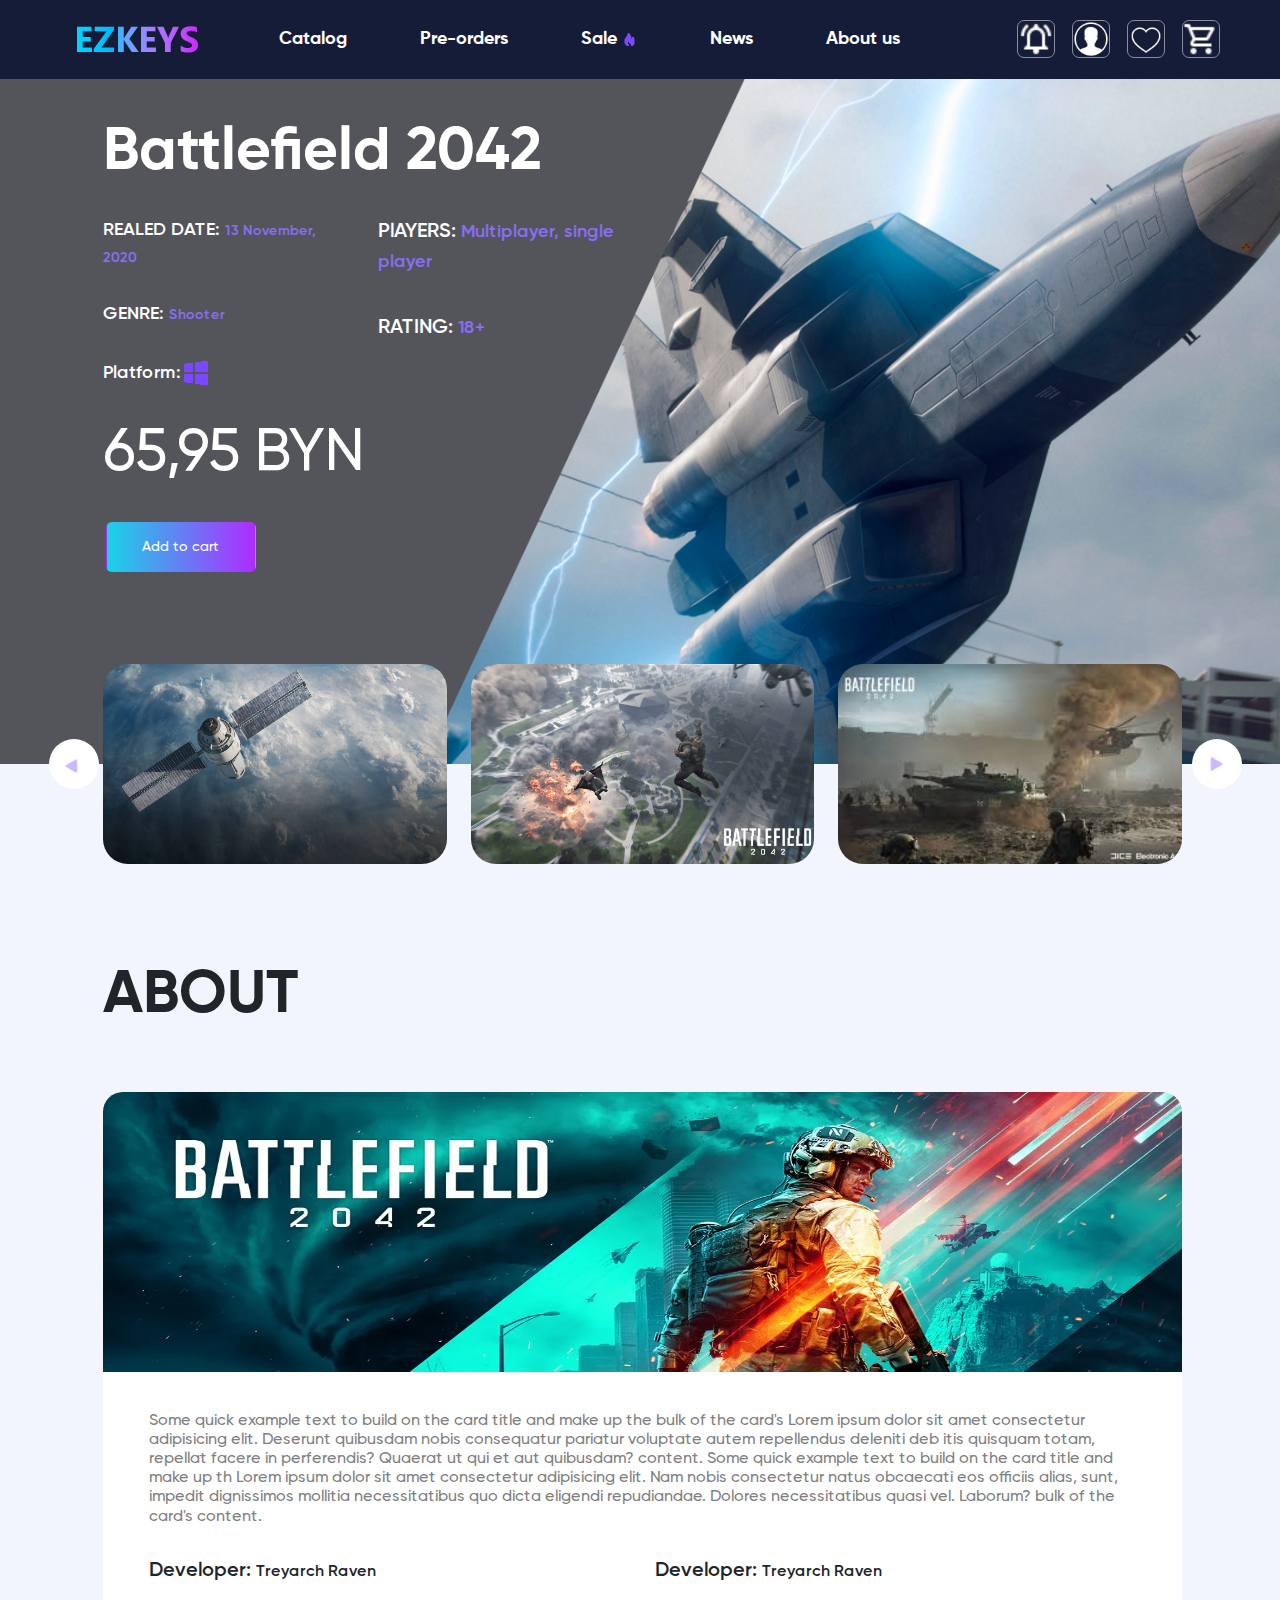
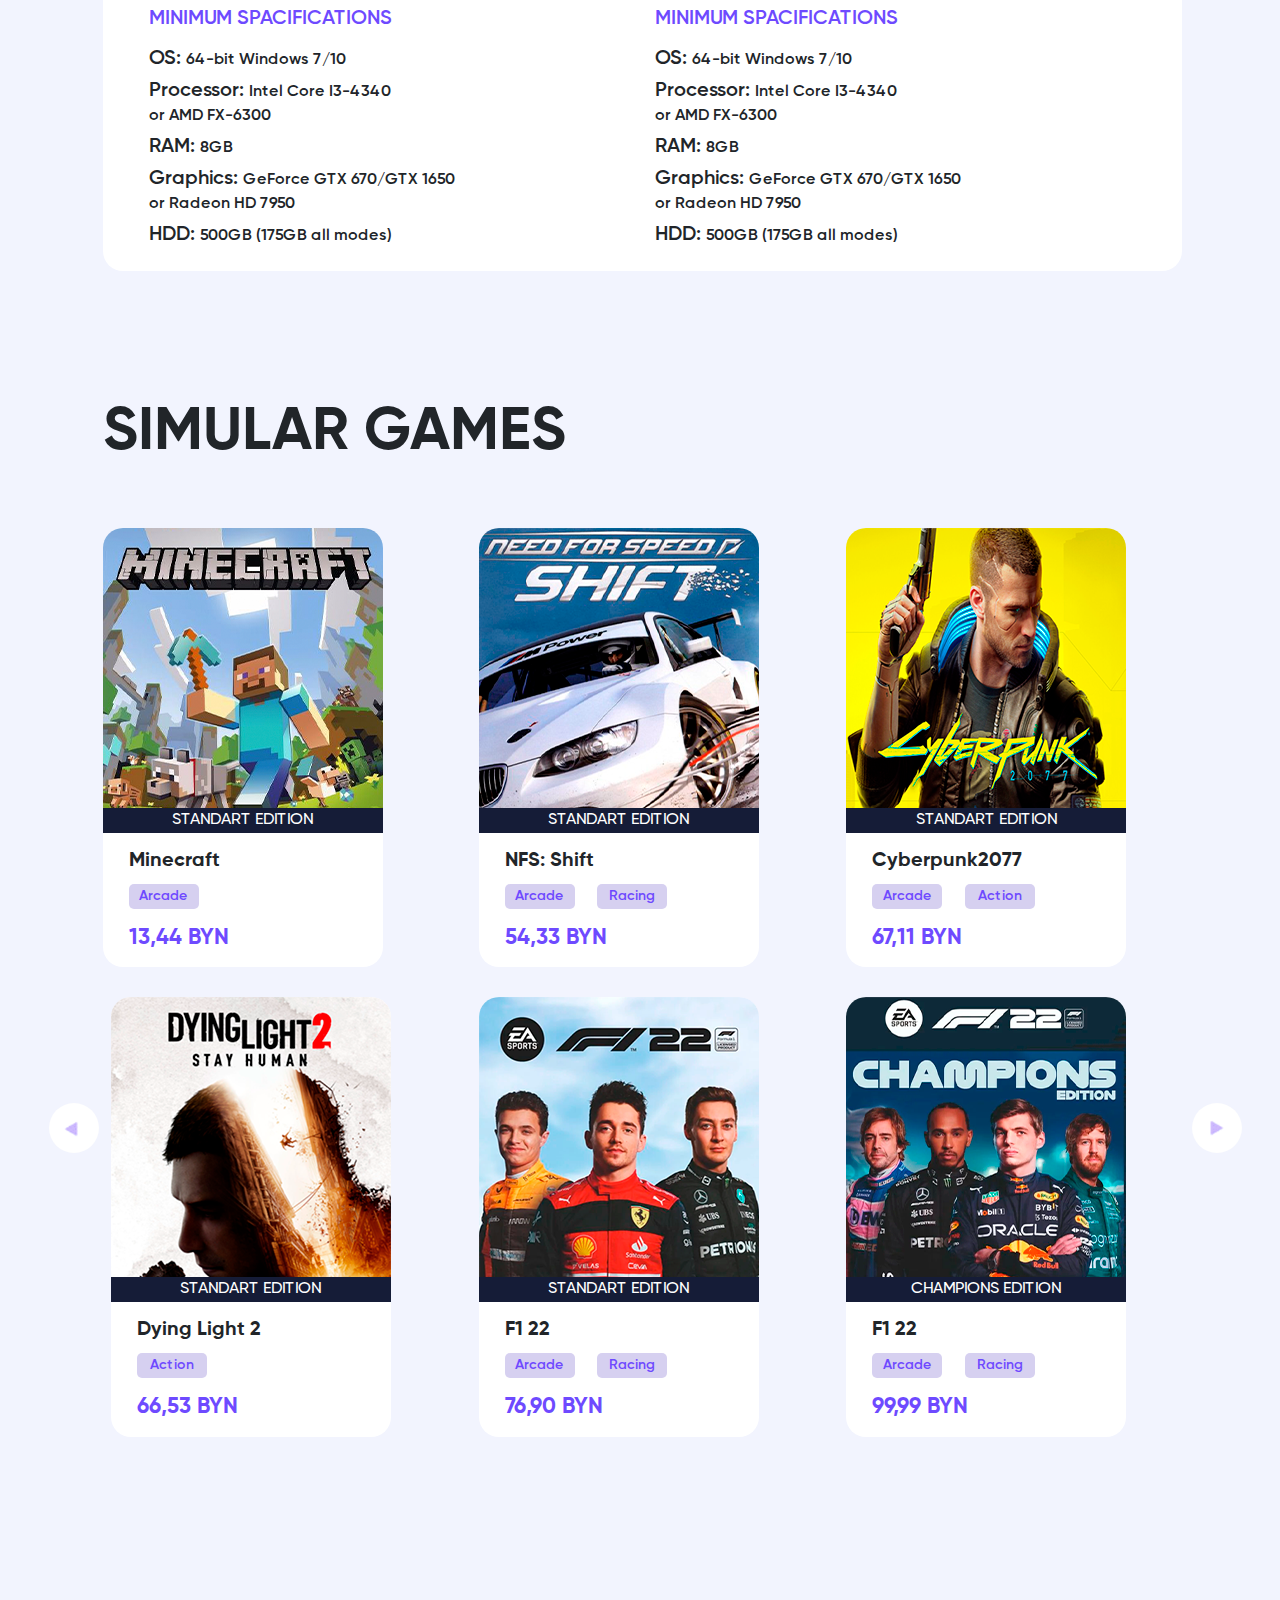
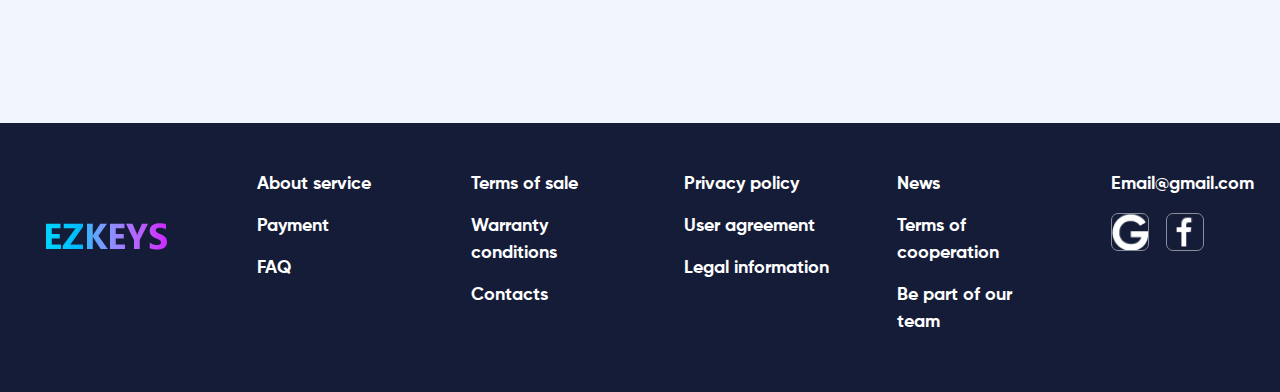
<file: product.html>
<!DOCTYPE html>
<html lang="en">
<head>
    <meta charset="UTF-8">
    <meta http-equiv="X-UA-Compatible" content="IE=edge">
    <meta name="viewport" content="width=device-width">
    <link rel="stylesheet" href="./css/product.css">
    <link rel="stylesheet" href="./bootstrap/bootstrap.css">
    <script src="./bootstrap/bootstrap.js"></script>
    <title>Battlefield 2042</title>
 
    <link rel="shortcut icon" href="./img/icon.png">    
</head>
<body style="background-color: rgb(242, 244, 254);">
  <header>
    <nav class="navbar navbar-expand-xl navbar-dark color-DMB">
      <div class="container-fluid">
        <a class="navbar-brand" href="./index.html"><img src="./img/logo.png" alt="Full logo"></a>
        <button class="navbar-toggler " data-bs-toggle="collapse" data-bs-target="#collapse_target">
          <span class="navbar-toggler-icon text-right"></span>
        </button>
        <div class="collapse navbar-collapse" id="collapse_target">
          <ul class="navbar-nav" >
            <li class="nav-item ">
              <a class="nav-link text-white" href="./catalog.html">Catalog</a>
            </li>
            <li class="nav-item">
              <a class="nav-link text-white" href="./error.html">Pre-orders</a>
            </li>
            <li class="nav-item">
              <a class="nav-link text-white " href="./error.html">Sale<img src="./img/icons/fire.png" class="nav-fire" alt="fire icon"></a>
            </li>
            <li class="nav-item">
              <a class="nav-link text-white" href="./error.html">News</a>
            </li>
            <li class="nav-item">
              <a class="nav-link text-white" href="./error.html">About us</a>
            </li>
            <li class="nav-item">
              <form action="input" class="d-flex"  >
                <input type="search" id="my-content" class="from-control" style="border-color: #8A8d9b;">
              </form>
            </li>
            <li class="nav-item">
              <div class="dropdown">
                <button class="btn dropdown-toggle " id="language" type="button" data-bs-toggle="dropdown" >
                  <span style="font-family: 'Gilroy-bold';">Eng</span>
                </button>
                <ul class="dropdown-menu " >
                  <li><a class="dropdown-item" href="error.html" >Ru</a></li>
                </ul>
              </div>
            </li>
             <li class="nav-item">
              <div class="header-right">
                <a class="smallrentangle" href="./error.html" style="background-image: url(./img/icons/bell.png);"></a>
                <a class="smallrentangle" href="./error.html" style="background-image: url(./img/icons/account.png); "></a>
                <a class="smallrentangle" href="./error.html" style="background-image: url(./img/icons/favorite.png);"></a>
                <a class="smallrentangle" href="./cart.html" style="background-image: url(./img/icons/cart.png);"></a>
              </div>
            </li>
          </ul>
        </div>
      </div>
    </nav> 
  </header>
    <main>
        <div class="header_img " style="background-image: url(./img/covers/battlefield_banner.png); ">
          <div class="row newblock" style="padding-top: 3%; padding-bottom: 15%;">
            <div class="col-xxl-4 col-lg-6 col-12" style=" color: white; ">
              <h1 style="padding-bottom: 20px; font-size: 60px;">Battlefield 2042</h1>
              <div class="row">
                <div class="col-6">
                  <p class="d-none d-lg-block" style="font-size:18px; padding-bottom: 14px; ">REALED DATE: <span style="font-size: 14px; color:#8a6ff5;">13 November, 2020</span></p>
                  <p class="d-none d-lg-block" style="font-size:18px; padding-bottom: 14px; ">GENRE: <span style="font-size: 14px; color:#8a6ff5;">Shooter</span></p>
                  <p class="d-none d-lg-block" style="font-size:18px; padding-bottom: 14px; ">Platform:<img src="./img/icons/windows_p.png" alt="windowssign"></p>
                </div>
                <div class="col-6">
                  <p class="d-none d-lg-block" style="font-size:20px; padding-bottom: 20px; ">PlAYERS: <span style="font-size: 18px; color:#8a6ff5;">Multiplayer, single player</span></p>
                  <p class="d-none d-lg-block" style="font-size:20px; padding-bottom: 20px; ">RATING: <span style="font-size: 18px; color:#8a6ff5;">18+</span></p>
                </div>
                <h1 style="font-size: 60px; font-family: 'Gilroy-medium';">65,95 BYN</h1>
                <button type="submit" class="btn btn-gradient mt-4 text-white" style="font-size: 14px; width: 150px; height: 50px; margin-left: 15px;">Add to cart</button>
              </div>
            </div>
        </div>
        </div>
            <div class="container-fluid newblock">
              <div class="row " style=" margin-top: -100px; "   >
                <div class="col-xxl-3 col-lg-4 col-md-6 d-none d-md-block">
                  <div class="rentangle d-none d-md-block " style="background-image: url('./img/covers/battlefield_img_1.webp'); ">
                  </div>
                    <div class="rentangle d-block d-md-none" style="background-image: url('./img/covers/battlefield_img_2.webp')  ; ">
                  </div>
                </div>
                <div class="col-xxl-3 col-lg-4 col-md-6 d-none d-md-block">
                  <div class="rentangle" style="background-image: url('./img/covers/battlefield_img_2.webp')  ; ">
                  </div>
                </div>
                <div class="col-xxl-3 col-lg-4 d-none d-lg-block">
                  <div class="rentangle" style="background-image: url('./img/covers/battlefield_img_3.webp')  ;">
                  </div>
                </div>
                <div class="col-xxl-3 d-none d-xxl-block">
                  <div class="rentangle" style="background-image: url('./img/covers/battlefield_img_4.webp')  ; ">
                  </div>
                </div>
              </div>
            </div>
            <div class="circle_left d-none d-lg-block"></div>
            <div class="circle_right d-none d-lg-block"></div>
    
            
            <div class="container-fluid newnameblock d-none d-lg-block">
              <div class="row ">
              <h1 class="col-6" style="font-size: 60px;">ABOUT</h1>
            </div>
            </div>
            <div class="container-fluid newnameblock d-block d-lg-none">
              <div class="row ">
              <h1 class="col-6" style="font-size: 50px; margin-top: 100px;">ABOUT</h1>
            </div>
            </div>
    
          <div class="container-fluid newblock first-pe">
            <div class="row">
                <div class="col">
                <div class="card " style="border-radius: 20px;">
                    <div class="card-horizontal">
                        <div class="img-square-wrapper ">
                            <img class="" src="./img/covers/batla.png" alt="battlefield_2042_cover" style="border-radius: 20px; ">
                        </div>
                        <div class="card-body mt-4" style="margin-left: 30px; margin-right: 30px;">

                            <h5 class="card-text" style="color: gray; font-size: 16px; font-family: 'Gilroy-medium';">Some quick example text to build on the card title and make up the bulk of the card's
                                Lorem ipsum dolor sit amet consectetur adipisicing elit. Deserunt quibusdam nobis consequatur pariatur voluptate autem repellendus deleniti deb
                                itis quisquam totam, repellat facere in perferendis? Quaerat ut qui et aut quibusdam? content. Some quick example text to build on the card title and make up th
                                Lorem ipsum dolor sit amet consectetur adipisicing elit. Nam nobis consectetur natus obcaecati eos officiis alias, sunt, impedit dignissimos mollitia necessitatibus quo dicta eligendi repudiandae. Dolores necessitatibus quasi vel. Laborum? bulk of the card's content.</h5>
                              <div class="row">
                                  <div class="col-6">
                                      <h5 class="mt-4 mb-4">Developer: <span style="font-size: 16px;"> Treyarch Raven</span></h5>
                                      <h5 class="mb-3" style="color:#6E4Aff">MINIMUM SPACIFICATIONS</h5>
                                      <h5>OS: <span style="font-size: 16px;"> 64-bit Windows 7/10</span></h5>
                                      <h5>Processor: <span style="font-size: 16px;"> Intel Core I3-4340<br>or AMD FX-6300 </span></h5>
                                      <h5>RAM: <span style="font-size: 16px;"> 8GB</span></h5>
                                      <h5>Graphics: <span style="font-size: 16px;"> GeForce GTX 670/GTX 1650<br>or Radeon HD 7950</span></h5>
                                      <h5>HDD: <span style="font-size: 16px;"> 500GB (175GB all modes)</span></h5>
                                    </div>
                                    <div class="col-6">
                                        <h5 class="mt-4 mb-4">Developer: <span style="font-size: 16px;"> Treyarch Raven</span></h5>
                                        <h5 class="mb-3" style="color:#6E4Aff">MINIMUM SPACIFICATIONS</h5>
                                        <h5>OS: <span style="font-size: 16px;"> 64-bit Windows 7/10</span></h5>
                                        <h5>Processor: <span style="font-size: 16px;"> Intel Core I3-4340<br>or AMD FX-6300 </span></h5>
                                        <h5>RAM: <span style="font-size: 16px;"> 8GB</span></h5>
                                        <h5>Graphics: <span style="font-size: 16px;"> GeForce GTX 670/GTX 1650<br>or Radeon HD 7950</span></h5>
                                        <h5>HDD: <span style="font-size: 16px;"> 500GB (175GB all modes)</span></h5>
                                    </div>
                                </div>
                            </div>
                      </div>
                  </div>
                </div>
            </div>
          </div>

          <div class="container-fluid newblock second-pe">
            <div class="row">
                <div class="col">
                <div class="card " style="border-radius: 20px;">
                    <img class="card-img-top d-none d-lg-block"  src="./img/covers/battlefield_2042_big.png" alt="battlefield_2042_cover">
                    <img class="card-img-top d-block d-lg-none"  src="./img/covers/battlefield_2042_lg.png" alt="battlefield_2042_cover">

                        <div class="card-body mt-4" style="margin-left: 30px; margin-right: 30px;">

                            <h5 class="card-text" style="color: gray; font-size: 16px; font-family: 'Gilroy-medium';">Some quick example text to build on the card title and make up the bulk of the card's
                                Lorem ipsum dolor sit amet consectetur adipisicing elit. Deserunt quibusdam nobis consequatur pariatur voluptate autem repellendus deleniti deb
                                itis quisquam totam, repellat facere in perferendis? Quaerat ut qui et aut quibusdam? content. Some quick example text to build on the card title and make up th
                                Lorem ipsum dolor sit amet consectetur adipisicing elit. Nam nobis consectetur natus obcaecati eos officiis alias, sunt, impedit dignissimos mollitia necessitatibus quo dicta eligendi repudiandae. Dolores necessitatibus quasi vel. Laborum? bulk of the card's content.</h5>
                              <div class="row">
                                  <div class="col-6">
                                      <h5 class="mt-4 mb-4">Developer: <span style="font-size: 16px;"> Treyarch Raven</span></h5>
                                      <h5 class="mb-3" style="color:#6E4Aff">MINIMUM SPACIFICATIONS</h5>
                                      <h5>OS: <span style="font-size: 16px;"> 64-bit Windows 7/10</span></h5>
                                      <h5>Processor: <span style="font-size: 16px;"> Intel Core I3-4340<br>or AMD FX-6300 </span></h5>
                                      <h5>RAM: <span style="font-size: 16px;"> 8GB</span></h5>
                                      <h5>Graphics: <span style="font-size: 16px;"> GeForce GTX 670/GTX 1650<br>or Radeon HD 7950</span></h5>
                                      <h5>HDD: <span style="font-size: 16px;"> 500GB (175GB all modes)</span></h5>
                                    </div>
                                    <div class="col-6">
                                        <h5 class="mt-4 mb-4">Developer: <span style="font-size: 16px;"> Treyarch Raven</span></h5>
                                        <h5 class="mb-3" style="color:#6E4Aff">MINIMUM SPACIFICATIONS</h5>
                                        <h5>OS: <span style="font-size: 16px;"> 64-bit Windows 7/10</span></h5>
                                        <h5>Processor: <span style="font-size: 16px;"> Intel Core I3-4340<br>or AMD FX-6300 </span></h5>
                                        <h5>RAM: <span style="font-size: 16px;"> 8GB</span></h5>
                                        <h5>Graphics: <span style="font-size: 16px;"> GeForce GTX 670/GTX 1650<br>or Radeon HD 7950</span></h5>
                                        <h5>HDD: <span style="font-size: 16px;"> 500GB (175GB all modes)</span></h5>
                                    </div>
                                </div>
                            </div>
                      
                  </div>
                </div>
            </div>
          </div>

          <div class="container-fluid newnameblock d-none d-sm-block">
            <div class="row " >
            <h1 class="col-6" style="font-size: 60px;">SIMULAR GAMES</h1>
          </div>
          </div>
          <div class="container-fluid newnameblock d-block d-sm-none">
            <div class="row " >
            <h1 class="col-6" style="font-size: 50px;">SIMULAR GAMES</h1>
          </div>
          </div>
  
          <div class="container-fluid newblock" style="margin-bottom: 20%;">
            <div class="row" >
              <div class="col-xxl-2 col-md-4 col-sm-6">
              <div class="card" >
                <img class="card-img-top"   src="./img/covers/minecraft_2.png" alt="minecraft_cover">
                  <a href="./error.html"><button type="submit" class="btn btn-gradient btn-game text-white">More details</button></a>
                <div class="rentanglecardbig2 text-center"><span>STANDART EDITION</span></div>
                  <div class="card-body">
                  <h4 class="card-title game-name">Minecraft</h4>
                  <p class="card-text">
                    <div class="rentanglecard text-center">Arcade</div>
                  </p>
                  <h4 class="card-text price">13,44 BYN</h4>
                  </div>
              </div>
              </div>
              <div class="col-xxl-2 col-md-4 col-sm-6 fullcard">
                <div class="card" >
                  <img class="card-img-top"  src="./img/covers/nfs_shift.png" alt="nfs_cover">
                  <a href="./error.html"><button type="submit" class="btn btn-gradient btn-game text-white">More details</button></a>
                  <div class="rentanglecardbig2 text-center"><span>STANDART EDITION</span></div>
                  <div class="card-body">
                    <h4 class="card-title game-name">NFS: Shift</h4>
                  <p class="card-text">
                    <div class="row" >
                      <div class="col-4">
                        <div class="rentanglecard">Arcade</div>
                      </div>
                      <div class="col-4">
                        <div class="rentanglecard rentanglecard-second">Racing</div>
                      </div>
                    </div>
                  </p>
                  <h4 class="card-text price">54,33 BYN</h4>
                    </div>
                </div>
                </div>
                <div class="col-xxl-2 col-md-4 col-sm-6 fullcard">
                  <div class="card" >
                    <img class="card-img-top"  src="./img/covers/cover_2077.png" alt="Cyberpunk2077_cover">
                    <a href="./product.html"><button type="submit" class="btn btn-gradient btn-game text-white">More details</button></a>
                    <div class="rentanglecardbig2 text-center"><span>STANDART EDITION</span></div>
                    <div class="card-body">
                        <h4 class="card-title game-name game-battlefield">Cyberpunk2077</h4>
                        <p class="card-title game-name game-battlefield-sm">Cyberpunk...</p>
                        <p class="card-text">
                          <div class="row" >
                            <div class="col-4">
                              <div class="rentanglecard">Arcade</div>
                            </div>
                            <div class="col-4">
                              <div class="rentanglecard rentanglecard-second">Action</div>
                            </div>
                          </div>
                        </p>
                        <h4 class="card-text price">67,11 BYN</h4>
                      </div>
                  </div>
                  </div>
                  <div class="col-xxl-2 col-md-4 col-sm-6 fullcard">
                    <div class="card" >
                      <img class="card-img-top" src="./img/covers/dl_2.png" alt="Card image cap">
                      <a href="./error.html"><button type="submit" class="btn btn-gradient btn-game text-white">More details</button></a>
                      <div class="rentanglecardbig2 text-center"><span>STANDART EDITION</span></div>
                      <div class="card-body">
                          <h4 class="card-title game-name">Dying Light 2</h4>
                          <p class="card-text">
                            <div class="rentanglecard">Action</div>
                          </p>
                          <h4 class="card-text price">66,53 BYN</h4>
                        </div>
                    </div>
                    </div>
                    <div class="col-xxl-2 col-md-4 col-sm-6 fullcard">
                      <div class="card">
                        <img class="card-img-top"  src="./img/covers/f122_se.png" alt="Card image cap">
                        <a href="./error.html"><button type="submit" class="btn btn-gradient btn-game text-white">More details</button></a>
                        <div class="rentanglecardbig2 text-center"><span>STANDART EDITION</span></div>
                        <div class="card-body">
                            <h4 class="card-title game-name">F1 22</h4>
                            <p class="card-text">
                              <div class="row" >
                                <div class="col-4">
                                  <div class="rentanglecard">Arcade</div>
                                </div>
                                <div class="col-4">
                                  <div class="rentanglecard rentanglecard-second">Racing</div>
                                </div>
                              </div>
                            </p>
                            <h4 class="card-text price">76,90 BYN</h4>
                          </div>
                      </div>
                      </div>
                      <div class="col-xxl-2 col-md-4 col-sm-6 fullcard">
                        <div class="card" >
                          <img class="card-img-top"  src="./img/covers/f122_ce.png" alt="Card image cap">
                          <a href="./error.html"><button type="submit" class="btn btn-gradient btn-game text-white">More details</button></a>
                          <div class="rentanglecardbig2 text-center"><span>CHAMPIONS EDITION</span></div>
                          <div class="card-body">
                              <h4 class="card-title game-name">F1 22</h4>
                              <p class="card-text">
                                <div class="row" >
                                  <div class="col-4">
                                    <div class="rentanglecard">Arcade</div>
                                  </div>
                                  <div class="col-4">
                                    <div class="rentanglecard rentanglecard-second">Racing</div>
                                  </div>
                                </div>
                              </p>
                            <h4 class="card-text price">99,99 BYN</h4>
                          </div>
                      </div>
                  </div>
            </div>
          </div>
        <div class="circle_left d-none d-lg-block" style="margin-top: -620px;"></div>
        <div class="circle_right d-none d-lg-block" style="margin-top: -620px;"></div>
        </main>

     <footer class="d-block d-sm-none">
      <div class="container-fluid color-DMB" style="max-width: 100%; padding-bottom: 40px;">
        <div class="row text-center" >
          <div class="col-xl-2  col-md-4 col-sm-6 ">
            <img src="./img/logo.png" alt="" style="margin-top: 100px; margin-left: 30px;">
          </div>
          <div class="col-xl-2  col-md-4 col-sm-6 mt-5">
            <ul>
              <li><a class="nav-item nav-link" href="./error.html" style="color: white; margin-bottom: 15px;">About service</a></li>
              <li><a class="nav-item nav-link" href="./error.html" style="color: white; margin-bottom: 15px;">Payment</a></li>
              <li><a class="nav-item nav-link" href="./error.html" style="color: white; margin-bottom: 15px;">FAQ</a></li>
            </ul>
          </div>
          <div class="col-xl-2  col-md-4 col-sm-6 mt-5 ">
            <ul>
              <li><a class="nav-item nav-link" href="./error.html" style="color: white; margin-bottom: 15px;">Terms of sale</a></li>
              <li><a class="nav-item nav-link" href="./error.html" style="color: white; margin-bottom: 15px;">Warranty conditions</a></li>
              <li><a class="nav-item nav-link" href="./error.html" style="color: white; margin-bottom: 15px;">Contacts</a></li>
              </ul>
          </div>
          <div class="col-xl-2  col-md-4 col-sm-6 mt-5">
            <ul>
            <li><a class="nav-item nav-link" href="./error.html" style="color: white; margin-bottom: 15px;">Privacy policy</a></li>
            <li><a class="nav-item nav-link" href="./error.html" style="color: white; margin-bottom: 15px;">User agreement</a></li>
            <li><a class="nav-item nav-link" href="./error.html" style="color: white; margin-bottom: 15px;">Legal information</a></li>
              </ul>
          </div>
          <div class="col-xl-2  col-md-4 col-sm-6 mt-5">
            <ul>
              <li><a class="nav-item nav-link" href="./error.html" style="color: white; margin-bottom: 15px;">News</a></li>
              <li><a class="nav-item nav-link" href="./error.html" style="color: white; margin-bottom: 15px;">Terms of cooperation</a></li>
              <li><a class="nav-item nav-link" href="./error.html" style="color: white; margin-bottom: 15px;">Be part of our team</a></li>
            </ul>
          </div>
          <div class="col-xl-2  col-md-4 col-sm-6 mt-5">
            <ul>
                    <li><a class="nav-item nav-link text-white" style="margin-bottom: 15px;" href="mailto:email@gmail.com">Email@gmail.com</a></li>
                    <li><a class="smallrentangle d-none d-sm-block" id="first" href="#" style="float: left; background-image: url(./img/icons/G.png);" ></a></li>
                    <li><a class="smallrentangle d-none d-sm-block" id="second" href="#" style="float: left; background-image: url(./img/icons/f.png); "></a></li>
                    <li><a class="smallrentangle d-none d-sm-block" id="third" href="#" style="float: left; background-image: url(./img/icons/t.png);"></a></li>
                    <li><a class="smallrentangle d-none d-sm-block" id="fourth" href="#" style="float: left; background-image: url(./img/icons/vk.png);"></a></li>
              </ul>
          </div>
        </div>
      </div>
     </footer>
  
     <footer class="d-none d-sm-block">
      <div class="container-fluid color-DMB" style="max-width: 100%; padding-bottom: 40px;">
        <div class="row text-center" >
          <div class="col-xl-2  col-md-4 col-sm-6 ">
            <img src="./img/logo.png" alt="" style="margin-top: 100px;">
          </div>
          <div class="col-xl-2  col-md-4 col-sm-6 mt-5">
            <ul style=" text-align: left;">
              <li><a class="nav-item nav-link" href="./error.html" style="color: white; margin-bottom: 15px;">About service</a></li>
              <li><a class="nav-item nav-link" href="./error.html" style="color: white; margin-bottom: 15px;">Payment</a></li>
              <li><a class="nav-item nav-link" href="./error.html" style="color: white; margin-bottom: 15px;">FAQ</a></li>
            </ul>
          </div>
          <div class="col-xl-2  col-md-4 col-sm-6 mt-5 ">
            <ul style="text-align: left;">
              <li><a class="nav-item nav-link" href="./error.html" style="color: white; margin-bottom: 15px;">Terms of sale</a></li>
              <li><a class="nav-item nav-link" href="./error.html" style="color: white; margin-bottom: 15px;">Warranty conditions</a></li>
              <li><a class="nav-item nav-link" href="./error.html" style="color: white; margin-bottom: 15px;">Contacts</a></li>
              </ul>
          </div>
          <div class="col-xl-2  col-md-4 col-sm-6 mt-5">
            <ul style="text-align: left;">
            <li><a class="nav-item nav-link" href="./error.html" style="color: white; margin-bottom: 15px;">Privacy policy</a></li>
            <li><a class="nav-item nav-link" href="./error.html" style="color: white; margin-bottom: 15px;">User agreement</a></li>
            <li><a class="nav-item nav-link" href="./error.html" style="color: white; margin-bottom: 15px;">Legal information</a></li>
              </ul>
          </div>
          <div class="col-xl-2  col-md-4 col-sm-6 mt-5">
            <ul style="text-align: left;">
              <li><a class="nav-item nav-link" href="./error.html" style="color: white; margin-bottom: 15px;">News</a></li>
              <li><a class="nav-item nav-link" href="./error.html" style="color: white; margin-bottom: 15px;">Terms of cooperation</a></li>
              <li><a class="nav-item nav-link" href="./error.html" style="color: white; margin-bottom: 15px;">Be part of our team</a></li>
            </ul>
          </div>
          <div class="col-xl-2  col-md-4 col-sm-6 mt-5">
            <ul style="text-align: left;">
                    <li><a class="nav-item nav-link text-white" style="margin-bottom: 15px; " href="mailto:email@gmail.com">Email@gmail.com</a></li>
                    <li><a class="smallrentangle" id="first" href="./error.html" style="float: left; background-image: url(./img/icons/G.png); margin-left: 0px;" ></a></li>
                    <li><a class="smallrentangle" id="second" href="./error.html" style="float: left; background-image: url(./img/icons/f.png); "></a></li>
                    <li><a class="smallrentangle" id="third" href="./error.html" style="float: left; background-image: url(./img/icons/t.png);"></a></li>
                    <li><a class="smallrentangle" id="fourth" href="./error.html" style="float: left; background-image: url(./img/icons/vk.png);"></a></li>
              </ul>
          </div>
        </div>
      </div>
     </footer>
   <script src="https://cdn.jsdelivr.net/npm/bootstrap@5.2.3/dist/js/bootstrap.bundle.min.js" integrity="sha384-kenU1KFdBIe4zVF0s0G1M5b4hcpxyD9F7jL+jjXkk+Q2h455rYXK/7HAuoJl+0I4" crossorigin="anonymous"></script>
    </body>
    </html>
</file>
<file: css/index.css>
@font-face {
    font-family: "Gilroy-bold";
    font-style: normal;
    font-weight: normal;
    src: url(../fonts/Gilroy-Bold.ttf);
}

@font-face {
    font-family: "Gilroy-semibold";
    font-style: normal;
    font-weight: normal;
    src: url(../fonts/Gilroy-Semibold.ttf);
}

@font-face {
    font-family: "Gilroy-medium";
    font-style: normal;
    font-weight: normal;
    src: url(../fonts/Gilroy-Medium.ttf);
}

h1
{
    font-family: "Gilroy-bold";
}

h3{
    font-family: "Gilroy-bold";
}

h4{
    font-family: "Gilroy-bold";
}

p{
    font-family: "Gilroy-bold";
}

a
{
    font-family: "Gilroy-bold";
}

p{
    font-family: "Gilroy-semibold";
}

.color-DMB {
    background:#151C37;
    font-size: 18px;
}

.nav-fire
{
    height: 15px;
     margin-left: 5px;
}

nav.navbar {
    min-height: 79px;

}

#language {
    position: absolute; 
    right: -185px; 
    color: white; 
    background-color:#151C37;  
}

#my-content {
    margin-top: 4px;
    margin-left: 100px;
    height: 35px;
    width: 250px;
    background-color: #151C37;
    color:white;
    border-radius: 5px;
    background: url(../img/icons/search.png) no-repeat right;
}

li.nav-item {
    margin-left: 57px;
}

button.btn-gradient{
    background: linear-gradient(to right, #19d3e8, #af2cff);
    font-family: "Gilroy-medium";
}



.navbar-brand {
    margin-left: 65px;
    background:#151C37;

}

.header-right
{
    margin-top: 2px;
    position: absolute; 
    right: 60px; 
}

div.card-body
{
    margin-left: 10px;
}

div.card-body-horizontal
{
    margin-left: 20px;
}

div.card 
{
    float: left;
    border-radius: 20px;
    border: 0px
}

img.card-img-top
{
    border-top-left-radius: 20px;
    border-top-right-radius: 20px;
    height: 280px;
    background-position: center;
    background-repeat: no-repeat;
}



.game-name
{
    font-size: 20px;
}
.price{
    color:#6E4AFF;
    font-size: 22px;
    margin: 0px;
    padding-right: 0px;
}

.sale{
    color: #d6d0f0;
    font-size: 14px;
    text-decoration: line-through;
    white-space: nowrap;
    align-self: flex-end;

}

.circle_left {
    border-radius: 50px;
    border: 0px;
    width: 50px;
    height: 50px;
    margin-right: 2%;
    position: absolute;
    left: 3.8%; 
    margin-top: -125px;
    background-image: url(../img/icons/left_arrow.png);
    background-position: center;
    background-repeat: no-repeat;
    background-color: white;
}

.circle_right {
    border-radius: 50px;
    border: 0px;
    width: 50px;
    height: 50px;
    margin-top: -125px;
    position: absolute; 
    margin-left: 2%;
    right: 3%;
    background-image: url(../img/icons/right_arrow.png);
    background-position: center;
    background-repeat: no-repeat;
    background-color: white;
}
li {
    list-style-type: none; 
   }


.smallrentangle {
    border-radius: 7px;
    background-color: #151C37;
    border: 1.5px solid #8A8D9B;
    float: left;
    width: 38px;
    height: 38px;
    margin-left: 17px;
    background-position: center;
    background-repeat: no-repeat;
    background-size: cover;

}

div.header_img 
{
    background-position: center;
    background-repeat: no-repeat;
    background-size: cover;
}

/* main */


.rentangle {
    border-radius: 25px;
    background-color: #151C37;
    width: auto;
    height: 200px;
    background-position: center;
    background-repeat: no-repeat;
    background-size: cover;
    position: relative; 
    color: white;
    
}

div.rentangleup
{
    padding-left: 15px;
}

p.rentanglep
{
    position: absolute;
    top: 40%;
    left: 30%; 
    margin: 0px; 
    font-size:30px
}

img.card-img {
    border-top-left-radius: 20px; 
    border-bottom-left-radius: 20px; 
    height: 350px; 
    width: 395px;
    border-top-right-radius: 0px;
    border-bottom-right-radius: 0px;
}

.rentangle2
{
    border-radius: 25px;
    background-color: #151C37;
    width: auto;
    height: 440px; 
    margin-bottom: 40px;
    background-position: center;
    background-repeat: no-repeat;
    background-size: cover;
}



.rentangle4
{
    border-radius: 25px;
    background-color: #151C37;
    width: auto;
    height: 365px; 
    background-repeat: no-repeat;
    background-size: cover;    
    margin-bottom: 50px;
}

div.rentanglecard
{
    margin-top: -5px;
    font-family: "Gilroy-semibold";
    border-radius: 5px;
    background-color: #d6d0f0;
    width: 70px;
    height: 25px;
    display: flex;
    justify-content: center;
    align-items: center;
    color: #6E4Aff;
    font-size: 14px;
}

p.card-text-horizontal
{
    color:#8A8D9B;
    margin-top: 20px;
    font-family:'Gilroy-semibold';
    font-size: 16px;
}

.rentanglecard-horizontal
{
    margin-top: 5px;
    margin-bottom: 25px;
    font-family: "Gilroy-semibold";
    border-radius: 5px;
    background-color: #d6d0f0;
    width: 70px;
    height: 25px;
    display: flex;
    justify-content: center;
    align-items: center;
    color: #6E4Aff;
    font-size: 14px;
}

.rentanglecardbig
{
    
    color: white;
    background-color: #151C37;
    width: 69%;
    height: 22px; 
    margin-top: 6px;
    margin-bottom: 14px;
    font-family: "Gilroy-medium";
}



.rentanglecardbig2
{
    
    color: white;
    background-color: #151C37;
    width: 100%;
    height: 25px; 
    font-family: "Gilroy-medium";

}

.card-horizontal {
    display: flex;
    flex: 1 1 auto;
  }

span.card-title
{
    font-family: "Gilroy-bold";
    font-size: 18px;
}

button.btn-news
{
    width: 150px;
    height: 50px;
}

a > button.btn-game
{
    font-size: 14px; 
    width: 60%; 
    height: 50px; 
    position: absolute; 
    top: 30%; 
    left: 20%;
    display: none;
}

img.card-img-top:hover {
    box-shadow: 0 0 10px rgba(0,0,0,0.5);
    filter:brightness(50%);
}

img.card-img-top:hover +  a > button.btn-game {
    
    display: block;
}

a > button.btn-game:hover
{
    display:block;
}



div.rentanglecard-second
    {
        margin-left: 5px;
    }

div.fullcard
{
    padding-left: 20px;
}

p.game-battlefield-sm
{
    display: none;
}

div.second-pe
{
    display: none;
}

div.newnameblock
{
    margin-left: 7.1%; 
    margin-right: 7%; 
    max-width: 86.2%; 
    margin-top: 7.5%; 
    margin-bottom: 4%;
}

div.newblock
{
    margin-left: 7.1%; 
    margin-right: 7%; 
    max-width: 86.2%;
}

div.newnewsblock
{
    margin-left: 7.1%; 
    margin-right: 7%; 
    max-width: 86.2%; 
    margin-bottom: 7.5%;
}

.circle
{
    border-radius: 50px;
    width: 70px;
    height: 70px;
    margin-top: -30px;
    margin-left: 85%;
    background-color: #6E4AFF;
    color:white;
    display: flex;
    position:absolute;
    font-family: 'Gilroy-Semibold';
}


@media screen and (max-width: 1850px) and (min-width: 1669px){
    #language {
        right: -90px; 
    }
    div.first-pe
    {
        display: none;
    }
    div.second-pe
    {
        display: block;
    }
}

@media screen and (max-width: 1800px){
    
    div.first-pe
    {
        display: none;
    }
    div.second-pe
    {
        display: block;
    }
}

@media screen and (max-width: 1740px)  and (min-width: 1400px){
    #my-content {display: none;}
    #language {
        right: -90px; 
    }
    div.rentanglecard-second
    {
        margin-left: 20px;
    }

}

@media screen and (max-width: 1650px){

    p.sale{
        display: none;
    }
    #fourth
    {
        display: none;
    }
}


@media screen and (max-width: 1550px)  and (min-width: 1400px){
    h4.game-battlefield
    {
       display: none; 
    }
    p.game-battlefield-sm
    {
        display:inline;
        font-size: 20px;
        font-family: "Gilroy-bold";
    }
    
}

@media screen and (max-width: 1400px){
    div.card
    {
        margin-bottom: 30px;
    }
}
    

@media screen and (max-width: 1400px) and (min-width: 1200px) {
    #my-content {display: none;}
    
    #language {
        display: none;
    }

    #language {
        color: white; 
        background-color:#151C37; 
        margin-left: 200px;
    } 
    #fourth{
        display: none;
    }
    #third {
        display:none
    }
    
}
@media screen and (max-width: 1199px) {
    .header-right {
        position:sticky;
        top: 300px;
        margin-left: -20px;
        margin-top: 8px;
        margin-bottom: 8px;

    }
    #my-content {
        display: block;
        margin-top: 8px;
        margin-bottom: 8px;
        margin-left: 0px;
        left: 35px;
        width: 200px;
        
    }
    #language {
        margin-top: 8px;
        margin-bottom: 8px;
        position:sticky;
        top: 300px;
        margin-left: 0px;
        border: 1px solid #8A8D9B;

    }
    .navbar-brand {
        margin-left: 55px;
    }
    
}
@media screen and (max-width: 650px) {

    #fourth
    {
        display: none;
    }

}
@media  screen and (min-width: 577px) and (max-width: 1920px) {

    .cartcard {
        margin-top: 40px
    }
    
}
</file>
<file: css/catalog.css>
@font-face {
    font-family: "Gilroy-bold";
    font-style: normal;
    font-weight: normal;
    src: url(../fonts/Gilroy-Bold.ttf);
}

@font-face {
    font-family: "Gilroy-semibold";
    font-style: normal;
    font-weight: normal;
    src: url(../fonts/Gilroy-Semibold.ttf);
}

@font-face {
    font-family: "Gilroy-medium";
    font-style: normal;
    font-weight: normal;
    src: url(../fonts/Gilroy-Medium.ttf);
}

h1
{
    font-family: "Gilroy-bold";
}

h3{
    font-family: "Gilroy-bold";
}

h4{
    font-family: "Gilroy-bold";
}

p{
    font-family: "Gilroy-bold";
}

a
{
    font-family: "Gilroy-bold";
}

p{
    font-family: "Gilroy-semibold";
}

.color-DMB {
    background:#151C37;
    font-size: 18px;
}

.nav-fire
{
    height: 15px;
     margin-left: 5px;
}

nav.navbar {
    min-height: 79px;

}

#language {
    position: absolute; 
    right: -185px; 
    color: white; 
    background-color:#151C37;  
}

#my-content {
    margin-top: 4px;
    margin-left: 100px;
    height: 35px;
    width: 250px;
    background-color: #151C37;
    color:white;
    background: url(../img/icons/search.png) no-repeat right;
}

li.nav-item {
    margin-left: 57px;
}

button.btn-gradient{
    background: linear-gradient(to right, #19d3e8, #af2cff);
    font-family: "Gilroy-medium";
}



.navbar-brand {
    margin-left: 65px;
    background:#151C37;

}

.header-right
{
    margin-top: 2px;
    position: absolute; 
    right: 60px; 
}

div.card-body
{
    margin-left: 10px;
}

div.card 
{
    float: left;
    border-radius: 20px;
    border: 0px
}

img.card-img-top
{
    border-top-left-radius: 20px;
    border-top-right-radius: 20px;
    height: 280px;
    background-position: center;
    background-repeat: no-repeat;
}



.game-name
{
    font-size: 20px;
}
.price{
    color:#6E4AFF;
    font-size: 22px;
    margin: 0px;
    padding-right: 0px;
}


.circle_left2 {
    border-radius: 50px;
    background-color: white;
    width: 50px;
    height: 50px;
    margin-right: 3%;
    position: absolute;
    right: 10.5%; 
    margin-top: 20px;
    background-image: url(../img/icons/left_arrow.png);
    background-position: center;
    background-repeat: no-repeat;
    background-color: white;
}

.circle_right2 {
    border-radius: 50px;
    background-color: white;
    width: 50px;
    height: 50px;
    margin-top: 20px;
    position: absolute; 
    margin-left: 4%;
    right: 7%;
    background-image: url(../img/icons/right_arrow.png);
    background-position: center;
    background-repeat: no-repeat;
    background-color: white;
    
}

p.counter
{
    margin-top: 35px;
    position: absolute;
    right: 11.3%;
}

.smallrentangle {
    border-radius: 7px;
    background-color: #151C37;
    border: 1.5px solid #8A8D9B;
    float: left;
    width: 38px;
    height: 38px;
    margin-left: 17px;
    background-position: center;
    background-repeat: no-repeat;
    background-size: cover;

}

div.header_img 
{
    background-position: center;
    background-repeat: no-repeat;
    background-size: cover;
}

button.dropdown-btn
{
    background-color: #d6d0f0;
    color: #6E4AFF;
    border: 0px;
    border-radius: 7px;
    font-family: "Gilroy-bold";

}

button.dropdown-btn:hover
{
    background-color: #6E4AFF;
    color: #d6d0f0;

}

img.card-img {
    border-top-left-radius: 20px; 
    border-bottom-left-radius: 20px; 
    height: 350px; 
    width: 395px;
    border-top-right-radius: 0px;
    border-bottom-right-radius: 0px;
}

div.rentanglecard
{
    margin-top: -5px;
    font-family: "Gilroy-semibold";
    border-radius: 5px;
    background-color: #d6d0f0;
    width: 70px;
    height: 25px;
    display: flex;
    justify-content: center;
    align-items: center;
    color: #6E4Aff;
    font-size: 14px;
}

.rentanglecardbig2
{
    color: white;
    background-color: #151C37;
    width: 100%;
    height: 25px; 
}

.card-horizontal {
    display: flex;
    flex: 1 1 auto;
  }

span.card-title
{
    font-family: "Gilroy-bold";
    font-size: 18px;
}



button.btn-news
{
    width: 150px;
    height: 50px;
}



a > button.btn-game
{
    font-size: 14px; 
    width: 60%; 
    height: 50px; 
    position: absolute; 
    top: 30%; 
    left: 20%;
    display: none;
}


img.card-img-top:hover {
    box-shadow: 0 0 10px rgba(0,0,0,0.5);
    filter:brightness(50%);
}

img.card-img-top:hover +  a > button.btn-game {
    
    display: block;
}

a > button.btn-game:hover
{
    display:block;
}



div.rentanglecard-second
    {
        margin-left: 5px;
    }

div.fullcard
{
    padding-left: 20px;
}

div.card
    {
        margin-bottom: 30px;
    }

p.game-battlefield-sm
{
    display: none;
}

div.second-pe
{
    display: none;
}

div.newnameblock
{
    margin-left: 7.1%; 
    margin-right: 7%; 
    max-width: 86.2%; 
    margin-top: 7.5%; 
    margin-bottom: 4%;
}

div.newblock
{
    margin-left: 7.1%; 
    margin-right: 7%; 
    max-width: 86.2%;
}

div.newnewsblock
{
    padding-top: -300px;
    margin-left: 7.1%; 
    margin-right: 7%; 
    max-width: 86.2%; 
    margin-bottom: 7.5%;
}

li {
    list-style-type: none; 
   }

div.semi-drop
    {
        display: none;
    }

@media screen and (max-width: 1850px) and (min-width: 1669px){
    #language {
        right: -90px; 
    }
   
}


@media screen and (max-width: 1740px)  and (min-width: 1400px){
    #my-content {display: none;}
    #language {
        right: -90px; 
    }
    div.rentanglecard-second
    {
        margin-left: 20px;
    }

}


@media screen and (max-width: 1650px){

    p.sale{
        display: none;
    }
    #fourth
    {
        display: none;
    }
}


@media screen and (max-width: 1550px)  and (min-width: 1400px){
    h4.game-battlefield
    {
       display: none; 
    }
    p.game-battlefield-sm
    {
        display:inline;
        font-size: 20px;
        font-family: "Gilroy-bold";
    }
    
}


@media screen and (max-width: 1400px) and (min-width: 1200px) {
    #my-content {display: none;}
    
    #language {
        display: none;
    }

    #language {
        color: white; 
        background-color:#151C37; 
        margin-left: 200px;
    } 
    #fourth{
        display: none;
    }
    #third {
        display:none
    }
    
}
@media screen and (max-width: 1199px) {
    .header-right {
        position:sticky;
        top: 300px;
        margin-left: -20px;
        margin-top: 8px;
        margin-bottom: 8px;

    }
    #my-content {
        display: block;
        margin-top: 8px;
        margin-bottom: 8px;
        margin-left: 0px;
        left: 35px;
        width: 200px;
        
    }
    #language {
        margin-top: 8px;
        margin-bottom: 8px;
        position:sticky;
        top: 300px;
        margin-left: 0px;
        border: 1px solid #8A8D9B;

    }
    .navbar-brand {
        margin-left: 55px;
    }
    
}
</file>
<file: css/product.css>
@font-face {
    font-family: "Gilroy-bold";
    font-style: normal;
    font-weight: normal;
    src: url(../fonts/Gilroy-Bold.ttf);
}

@font-face {
    font-family: "Gilroy-semibold";
    font-style: normal;
    font-weight: normal;
    src: url(../fonts/Gilroy-Semibold.ttf);
}

@font-face {
    font-family: "Gilroy-medium";
    font-style: normal;
    font-weight: normal;
    src: url(../fonts/Gilroy-Medium.ttf);
}

h1
{
    font-family: "Gilroy-bold";
}

h5{
    font-family: "Gilroy-semibold";
}

h4{
    font-family: "Gilroy-bold";
}

p{
    font-family: "Gilroy-bold";
}

a
{
    font-family: "Gilroy-bold";
}

p{
    font-family: "Gilroy-semibold";
}

.color-DMB {
    background:#151C37;
    font-size: 18px;
}

.nav-fire
{
    height: 15px;
     margin-left: 5px;
}

nav.navbar {
    min-height: 79px;

}

#language {
    position: absolute; 
    right: -185px; 
    color: white; 
    background-color:#151C37;  
}

#my-content {
    margin-top: 4px;
    margin-left: 100px;
    height: 35px;
    width: 250px;
    background-color: #151C37;
    color:white;
    background: url(../img/icons/search.png) no-repeat right;
}

li.nav-item {
    margin-left: 57px;
}

button.btn-gradient{
    background: linear-gradient(to right, #19d3e8, #af2cff);
    font-family: "Gilroy-medium";
}



.navbar-brand {
    margin-left: 65px;
    background:#151C37;

}

.header-right
{
    margin-top: 2px;
    position: absolute; 
    right: 60px; 
}

div.card-body
{
    margin-left: 10px;
}

div.card-body-horizontal
{
    margin-left: 20px;
}

div.card 
{
    float: left;
    border-radius: 20px;
    border: 0px
}

img.card-img-top
{
    border-top-left-radius: 20px;
    border-top-right-radius: 20px;
    height: 280px;
    background-position: center;
    background-repeat: no-repeat;
}



.game-name
{
    font-size: 20px;
}
.price{
    color:#6E4AFF;
    font-size: 22px;
    margin: 0px;
    padding-right: 0px;
}

.sale{
    color: #d6d0f0;
    font-size: 14px;
    text-decoration: line-through;
    white-space: nowrap;
    align-self: flex-end;

}

.circle_left {
    border-radius: 50px;
    border: 0px;
    width: 50px;
    height: 50px;
    margin-right: 2%;
    position: absolute;
    left: 3.8%; 
    margin-top: -125px;
    background-image: url(../img/icons/left_arrow.png);
    background-position: center;
    background-repeat: no-repeat;
    background-color: white;
}

.circle_right {
    border-radius: 50px;
    border: 0px;
    width: 50px;
    height: 50px;
    margin-top: -125px;
    position: absolute; 
    margin-left: 2%;
    right: 3%;
    background-image: url(../img/icons/right_arrow.png);
    background-position: center;
    background-repeat: no-repeat;
    background-color: white;
}
li {
    list-style-type: none; 
   }


.smallrentangle {
    border-radius: 7px;
    background-color: #151C37;
    border: 1.5px solid #8A8D9B;
    float: left;
    width: 38px;
    height: 38px;
    margin-left: 17px;
    background-position: center;
    background-repeat: no-repeat;
    background-size: cover;

}

div.header_img 
{
    background-position: center;
    background-repeat: no-repeat;
    background-size: cover;
}

/* main */


.rentangle {
    border-radius: 25px;
    background-color: #151C37;
    width: auto;
    height: 200px;
    background-position: center;
    background-repeat: no-repeat;
    background-size: cover;
    position: relative; 
    color: white;
    padding-left: 15px;
    
}

div.rentangleup
{
    padding-left: 15px;
}

p.rentanglep
{
    position: absolute;
    top: 40%;
    left: 30%; 
    margin: 0px; 
    font-size:30px
}

img.card-img {
    border-top-left-radius: 20px; 
    border-bottom-left-radius: 20px; 
    height: 350px; 
    width: 395px;
    border-top-right-radius: 0px;
    border-bottom-right-radius: 0px;
}

.rentangle2
{
    border-radius: 25px;
    background-color: #151C37;
    width: auto;
    height: 440px; 
    margin-bottom: 40px;
    background-position: center;
    background-repeat: no-repeat;
    background-size: cover;
}



.rentangle4
{
    border-radius: 25px;
    background-color: #151C37;
    width: auto;
    height: 365px; 
    background-repeat: no-repeat;
    background-size: cover;    
    margin-bottom: 50px;
}

div.rentanglecard
{
    margin-top: -5px;
    font-family: "Gilroy-semibold";
    border-radius: 5px;
    background-color: #d6d0f0;
    width: 70px;
    height: 25px;
    display: flex;
    justify-content: center;
    align-items: center;
    color: #6E4Aff;
    font-size: 14px;
}

p.card-text-horizontal
{
    color:#8A8D9B;
    margin-top: 20px;
    font-family:'Gilroy-semibold';
    font-size: 16px;
}

.rentanglecard-horizontal
{
    margin-top: 5px;
    margin-bottom: 25px;
    font-family: "Gilroy-semibold";
    border-radius: 5px;
    background-color: #d6d0f0;
    width: 70px;
    height: 25px;
    display: flex;
    justify-content: center;
    align-items: center;
    color: #6E4Aff;
    font-size: 14px;
}

.rentanglecardbig
{
    
    color: white;
    background-color: #151C37;
    width: 69%;
    height: 22px; 
    margin-top: 6px;
    margin-bottom: 14px;
    font-family: "Gilroy-medium";
}



.rentanglecardbig2
{
    
    color: white;
    background-color: #151C37;
    width: 100%;
    height: 25px; 
    font-family: "Gilroy-medium";

}

.card-horizontal {
    display: flex;
    flex: 1 1 auto;
  }

span.card-title
{
    font-family: "Gilroy-bold";
    font-size: 18px;
}

button.btn-news
{
    width: 150px;
    height: 50px;
}

a > button.btn-game
{
    font-size: 14px; 
    width: 60%; 
    height: 50px; 
    position: absolute; 
    top: 30%; 
    left: 20%;
    display: none;
}

img.card-img-top:hover {
    box-shadow: 0 0 10px rgba(0,0,0,0.5);
    filter:brightness(50%);
}

img.card-img-top:hover +  a > button.btn-game {
    
    display: block;
}

a > button.btn-game:hover
{
    display:block;
}



div.rentanglecard-second
    {
        margin-left: 5px;
    }

div.fullcard
{
    padding-left: 20px;
}

p.game-battlefield-sm
{
    display: none;
}

div.second-pe
{
    display: none;
}

div.newnameblock
{
    margin-left: 7.1%; 
    margin-right: 7%; 
    max-width: 86.2%; 
    margin-top: 7.5%; 
    margin-bottom: 4%;
}

div.newblock
{
    margin-left: 7.1%; 
    margin-right: 7%; 
    max-width: 86.2%;
}

div.newnewsblock
{
    margin-left: 7.1%; 
    margin-right: 7%; 
    max-width: 86.2%; 
    margin-bottom: 7.5%;
}


@media screen and (max-width: 1850px) and (min-width: 1669px){
    #language {
        right: -90px; 
    }
    div.first-pe
    {
        display: none;
    }
    div.second-pe
    {
        display: block;
    }
}

@media screen and (max-width: 1800px){
    
    div.first-pe
    {
        display: none;
    }
    div.second-pe
    {
        display: block;
    }
}

@media screen and (max-width: 1740px)  and (min-width: 1400px){
    #my-content {display: none;}
    #language {
        right: -90px; 
    }
    div.rentanglecard-second
    {
        margin-left: 20px;
    }

}

@media screen and (max-width: 1650px){

    p.sale{
        display: none;
    }
    #fourth
    {
        display: none;
    }
}


@media screen and (max-width: 1550px)  and (min-width: 1400px){
    h4.game-battlefield
    {
       display: none; 
    }
    p.game-battlefield-sm
    {
        display:inline;
        font-size: 20px;
        font-family: "Gilroy-bold";
    }
    
}

@media screen and (max-width: 1400px){
    div.card
    {
        margin-bottom: 30px;
    }
}
    

@media screen and (max-width: 1400px) and (min-width: 1200px) {
    #my-content {display: none;}
    
    #language {
        display: none;
    }

    #language {
        color: white; 
        background-color:#151C37; 
        margin-left: 200px;
    } 
    #fourth{
        display: none;
    }
    #third {
        display:none
    }
    
}
@media screen and (max-width: 1199px) {
    .header-right {
        position:sticky;
        top: 300px;
        margin-left: -20px;
        margin-top: 8px;
        margin-bottom: 8px;

    }
    #my-content {
        display: block;
        margin-top: 8px;
        margin-bottom: 8px;
        margin-left: 0px;
        left: 35px;
        width: 200px;
        
    }
    #language {
        margin-top: 8px;
        margin-bottom: 8px;
        position:sticky;
        top: 300px;
        margin-left: 0px;
        border: 1px solid #8A8D9B;

    }
    .navbar-brand {
        margin-left: 55px;
    }
    
}
@media screen and (max-width: 650px) {

    #fourth
    {
        display: none;
    }

}
@media  screen and (min-width: 577px) and (max-width: 1920px) {

    .cartcard {
        margin-top: 40px
    }
    
}
</file>
